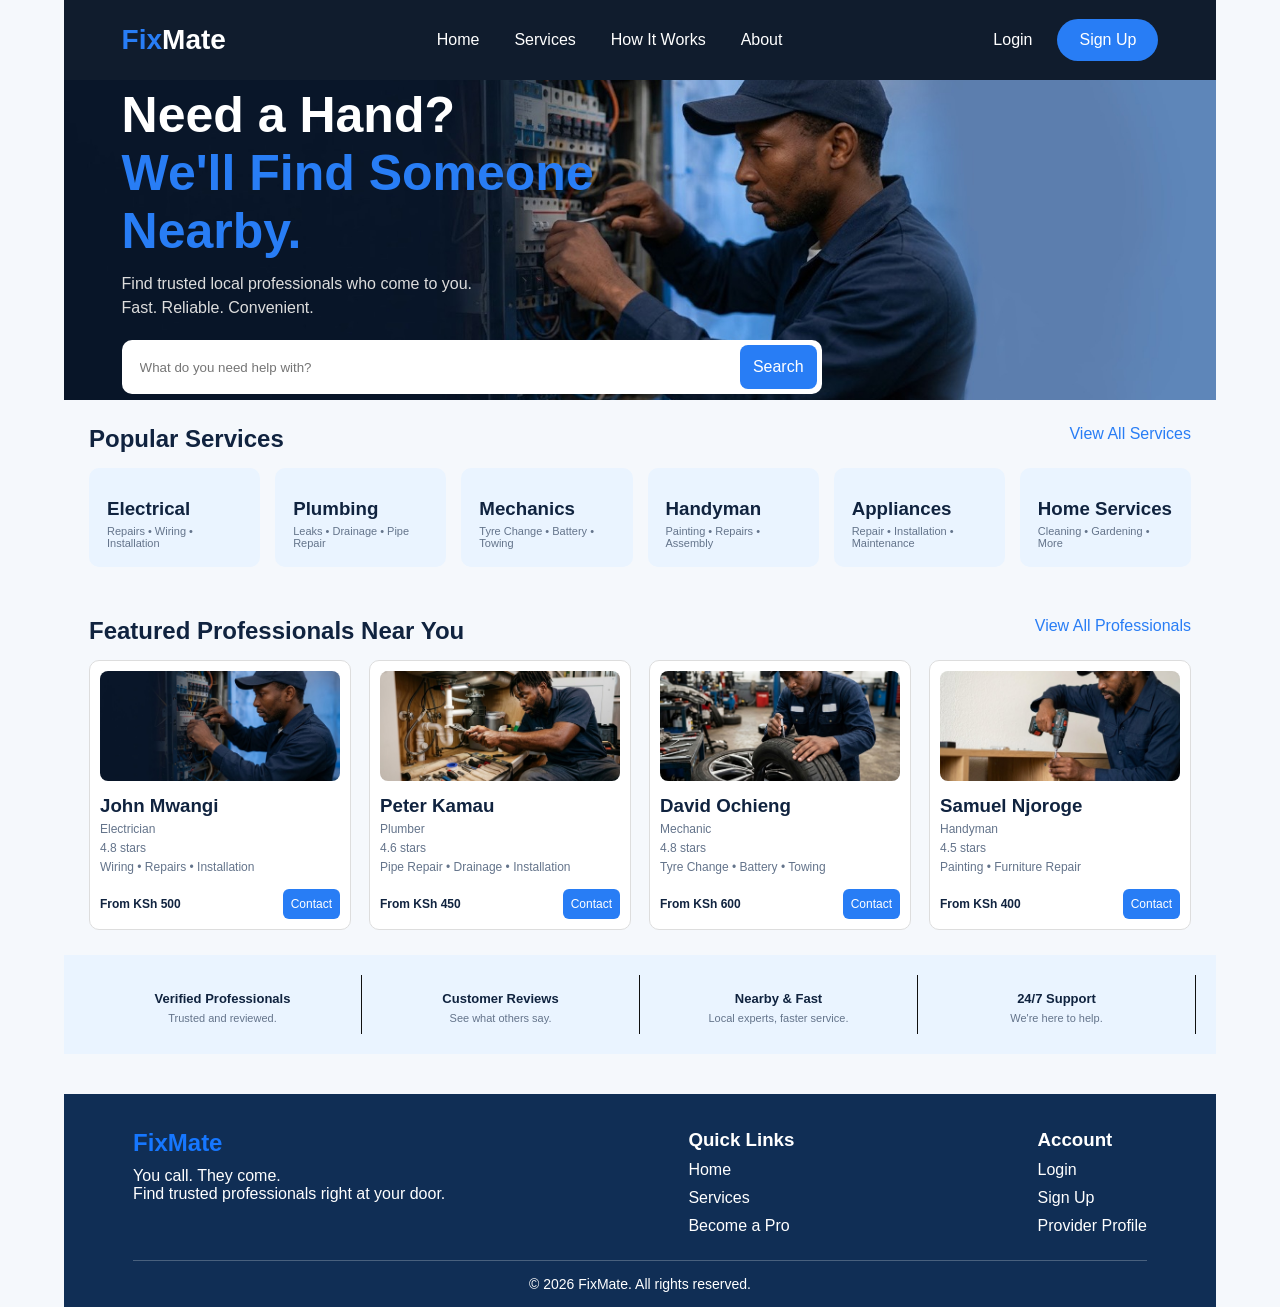
<file: index.html>
<!DOCTYPE html>
<html lang="en">
<head>
    <meta charset="UTF-8">
    <meta name="viewport" content="width=device-width, initial-scale=1.0">
    <title>FixMate</title>
    <link rel="stylesheet" href="styles/home.css">
</head>

<body>

<header>
    <p class="logo"> <span>Fix</span>Mate</p>
    <nav>
        <a href="index.html">Home</a>
        <a href="services.html">Services</a>
        <a href="howitworks.html">How It Works</a>
        <a href="about.html">About</a>
    </nav>

    <div class="account">
        <a href="login.html">Login</a>
        <a href="Signup.html" class="signup">Sign Up</a>
    </div>
</header>


<!-- HERO -->

<section class="hero">

    <div class="hero-text">
        <h1>Need a Hand?<br>
            <span>We'll Find Someone<br>Nearby.</span>
        </h1>

        <p>
            Find trusted local professionals who come to you.<br>
            Fast. Reliable. Convenient.
        </p>

        <div class="search">
            <input type="text" placeholder="What do you need help with?">
            <a href="search.html">Search</a>
        </div>
    </div>

</section>


<!-- SERVICES -->

<section class="section">

    <div class="title">
        <h2>Popular Services</h2>
        <a href="services.html">View All Services</a>
    </div>

    <div class="services">

        <a href="search.html">
            <h3>Electrical</h3>
            <p>Repairs • Wiring • Installation</p>
        </a>

        <a href="search.html">
            <h3>Plumbing</h3>
            <p>Leaks • Drainage • Pipe Repair</p>
        </a>

        <a href="search.html">
            <h3>Mechanics</h3>
            <p>Tyre Change • Battery • Towing</p>
        </a>

        <a href="search.html">
            <h3>Handyman</h3>
            <p>Painting • Repairs • Assembly</p>
        </a>

        <a href="search.html">
            <h3>Appliances</h3>
            <p>Repair • Installation • Maintenance</p>
        </a>

        <a href="search.html">
            <h3>Home Services</h3>
            <p>Cleaning • Gardening • More</p>
        </a>

    </div>

</section>

<!-- PROFESSIONALS -->

<section class="section">

    <div class="title">
        <h2>Featured Professionals Near You</h2>
        <a href="search.html">View All Professionals</a>
    </div>

    <div class="professionals">

        <div class="card">

            <img src="images/electrician.jpg" alt="Electrician">

            <h3>John Mwangi</h3>
            <p>Electrician</p>

            <p class="rating"> 4.8 stars</p>

            <p>Wiring • Repairs • Installation</p>

            <div class="bottom">
                <strong>From KSh 500</strong>
                <a href="profile.html">Contact</a>
            </div>

        </div>


        <div class="card">

            <img src="images/plumber.jpg" alt="Plumber">

            <h3>Peter Kamau</h3>
            <p>Plumber</p>

            <p class="rating">4.6 stars</p>

            <p>Pipe Repair • Drainage • Installation</p>

            <div class="bottom">
                <strong>From KSh 450</strong>
                <a href="request.html">Contact</a>
            </div>

        </div>


        <div class="card">

            <img src="images/mechanic.jpg" alt="Mechanic">

            <h3>David Ochieng</h3>
            <p>Mechanic</p>

            <p class="rating">4.8 stars</p>

            <p>Tyre Change • Battery • Towing</p>

            <div class="bottom">
                <strong>From KSh 600</strong>
                <a href="request.html">Contact</a>
             </div>

        </div>


        <div class="card">

            <img src="images/handyman.jpg" alt="Handyman">

            <h3>Samuel Njoroge</h3>
            <p>Handyman</p>

            <p class="rating">4.5 stars</p>

            <p>Painting • Furniture Repair</p>

            <div class="bottom">
                <strong>From KSh 400</strong>
                <a href="request.html">Contact</a>
            </div>

        </div>

    </div>

</section>


<!-- FEATURES -->

<section class="features">

    <div>
        <h3>Verified Professionals</h3>
        <p>Trusted and reviewed.</p>
    </div>

    <div>
        <h3>Customer Reviews</h3>
        <p>See what others say.</p>
    </div>

    <div>
        <h3>Nearby & Fast</h3>
        <p>Local experts, faster service.</p>
    </div>

    <div>
        <h3>24/7 Support</h3>
        <p>We're here to help.</p>
    </div>

</section>
 
<!-- footer -->

<footer class="footer">
    <div class="footer-content">

        <div class="footer-info">
            <h2>FixMate</h2>
            <p>You call. They come.</p>
            <p>Find trusted professionals right at your door.</p>
        </div>

        <div class="footer-links">
            <h3>Quick Links</h3>
            <a href="index.html">Home</a>
            <a href="services.html">Services</a>
            <a href="proffesional.html">Become a Pro</a>
        </div>

        <div class="footer-links">
            <h3>Account</h3>
            <a href="login.html">Login</a>
            <a href="signup.html">Sign Up</a>
            <a href="profile.html">Provider Profile</a>
        </div>

    </div>

    <div class="footer-bottom">
        <p>&copy; 2026 FixMate. All rights reserved.</p>
    </div>
</footer>
</body>
</html>
</file>
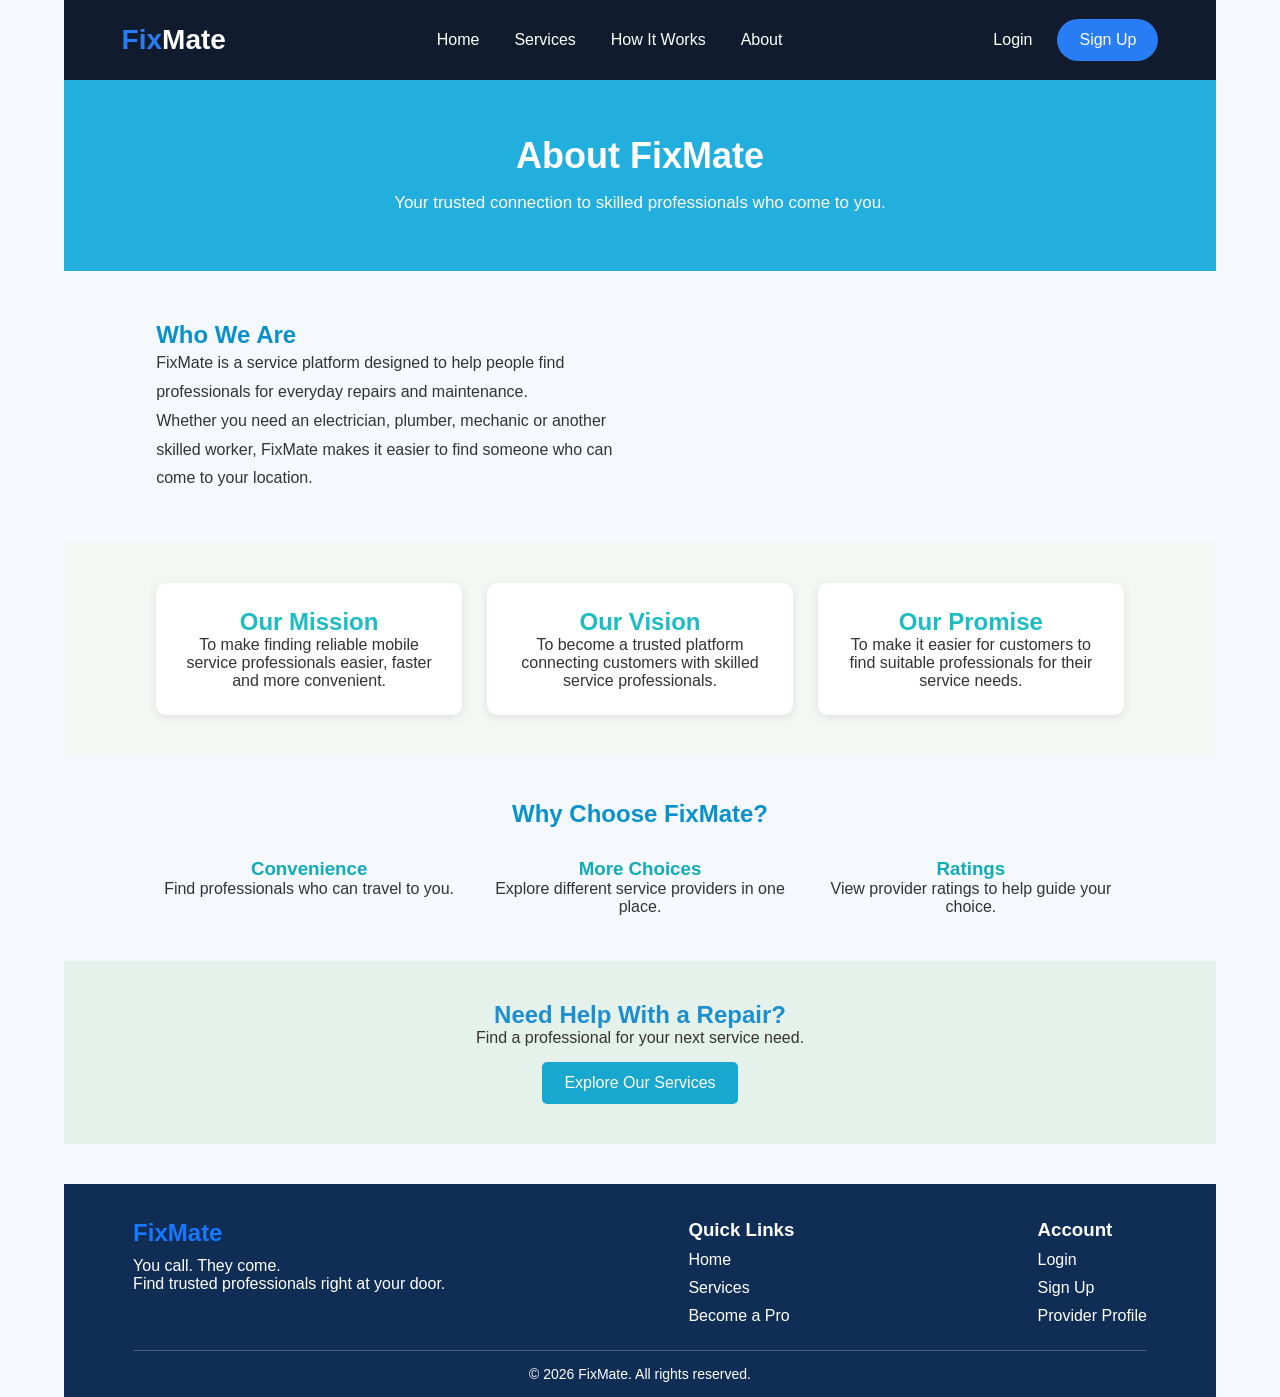
<file: about.html>
<!DOCTYPE html>
<html lang="en">
<head>
    <meta charset="UTF-8">
    <meta name="viewport" content="width=device-width, initial-scale=1.0">
    <title>About</title>
    <link rel="stylesheet" href="styles/about.css">
</head>
<body>
<header>
    <p class="logo"> <span>Fix</span>Mate</p>
    <nav>
        <a href="index.html">Home</a>
        <a href="services.html">Services</a>
        <a href="howitworks.html">How It Works</a>
        <a href="about.html">About</a>
    </nav>

    <div class="account">
        <a href="login.html">Login</a>
        <a href="Signup.html" class="signup">Sign Up</a>
    </div>
</header>
<main class="about-page">
    <section class="about-hero">
        <h1>About FixMate</h1>
        <p>
            Your trusted connection to skilled professionals
            who come to you.
        </p>
    </section>

    <section class="about-content">

        <div class="about-text">
            <h2>Who We Are</h2>

            <p>
                FixMate is a service platform designed to help
                people find professionals for everyday repairs
                and maintenance.
            </p>

            <p>
                Whether you need an electrician, plumber,
                mechanic or another skilled worker, FixMate
                makes it easier to find someone who can come
                to your location.
            </p>
        </div>

        <div class="about-icon">
            <i class="fa-solid fa-screwdriver-wrench"></i>
        </div>

    </section>

    
    <section class="about-mission">

        <div class="about-card">
            <i class="fa-solid fa-bullseye"></i>
            <h2>Our Mission</h2>
            <p>
                To make finding reliable mobile service
                professionals easier, faster and more convenient.
            </p>
        </div>

        <div class="about-card">
            <i class="fa-solid fa-eye"></i>
            <h2>Our Vision</h2>
            <p>
                To become a trusted platform connecting
                customers with skilled service professionals.
            </p>
        </div>

        <div class="about-card">
            <i class="fa-solid fa-handshake"></i>
            <h2>Our Promise</h2>
            <p>
                To make it easier for customers to find
                suitable professionals for their service needs.
            </p>
        </div>

    </section>

    <section class="why-fixmate">

        <h2>Why Choose FixMate?</h2>

        <div class="why-list">

            <div>
                <i class="fa-solid fa-location-dot"></i>
                <h3>Convenience</h3>
                <p>Find professionals who can travel to you.</p>
            </div>

            <div>
                <i class="fa-solid fa-users"></i>
                <h3>More Choices</h3>
                <p>Explore different service providers in one place.</p>
            </div>

            <div>
                <i class="fa-solid fa-star"></i>
                <h3>Ratings</h3>
                <p>View provider ratings to help guide your choice.</p>
            </div>

        </div>

    </section>
    <section class="about-cta">

        <h2>Need Help With a Repair?</h2>
        <p>Find a professional for your next service need.</p>

        <a href="services.html">Explore Our Services</a>

    </section>

</main>
      <footer class="footer">
    <div class="footer-content">

        <div class="footer-info">
            <h2>FixMate</h2>
            <p>You call. They come.</p>
            <p>Find trusted professionals right at your door.</p>
        </div>

        <div class="footer-links">
            <h3>Quick Links</h3>
            <a href="index.html">Home</a>
            <a href="services.html">Services</a>
            <a href="proffesional.html">Become a Pro</a>
        </div>

        <div class="footer-links">
            <h3>Account</h3>
            <a href="login.html">Login</a>
            <a href="signup.html">Sign Up</a>
            <a href="profile.html">Provider Profile</a>
        </div>

    </div>

    <div class="footer-bottom">
        <p>&copy; 2026 FixMate. All rights reserved.</p>
    </div>
</footer>
</body>
</html>
</file>
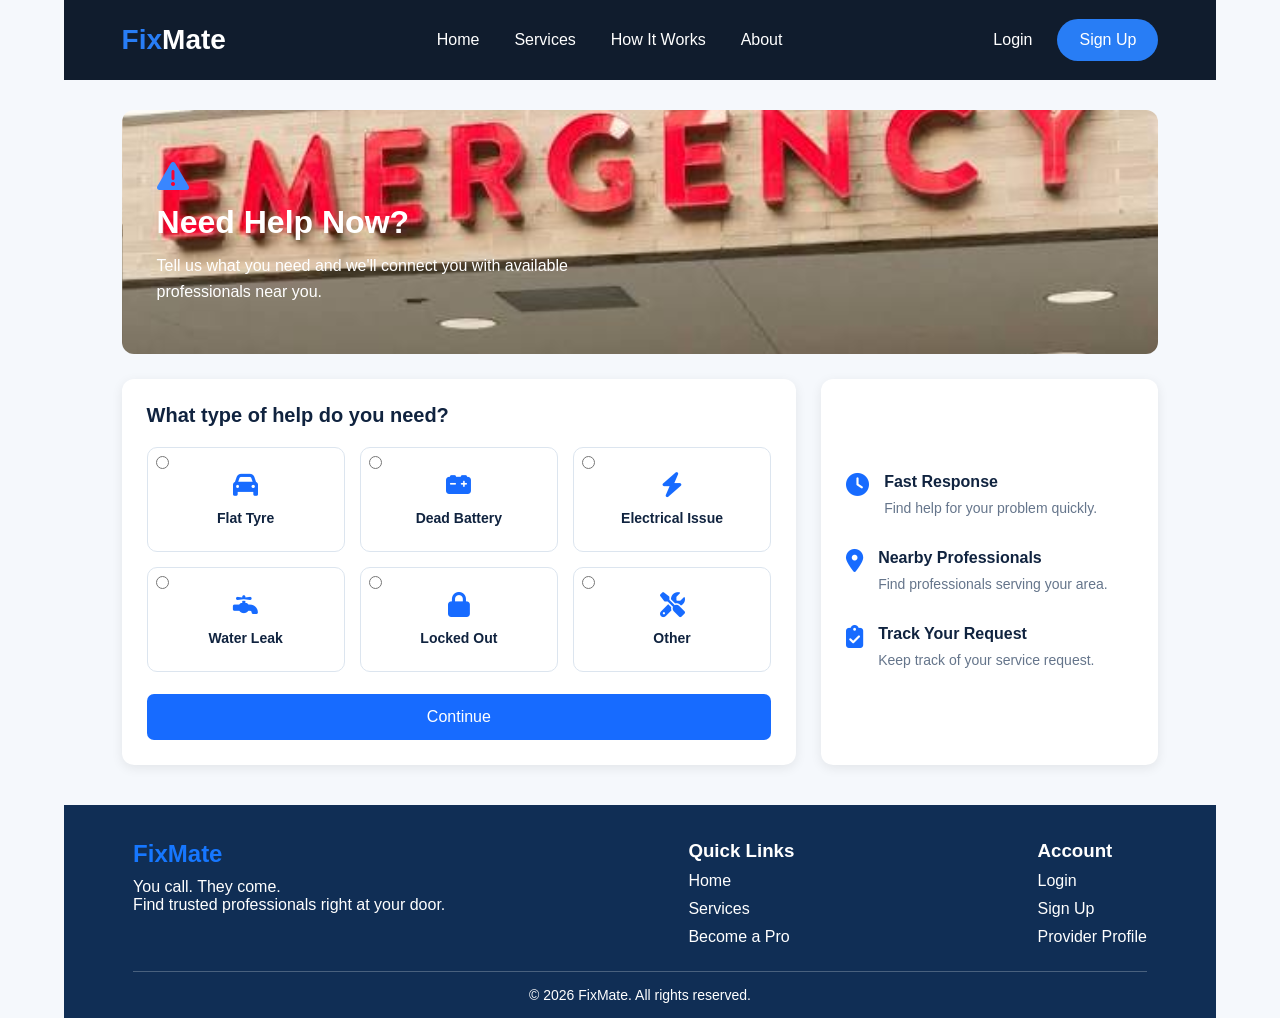
<file: emergency.html>
<!DOCTYPE html>
<html lang="en">
<head>
    <meta charset="UTF-8">
    <meta name="viewport" content="width=device-width, initial-scale=1.0">
    <title>Emergency</title>
    <link rel="stylesheet" href="styles/emergency.css">
    <link rel="stylesheet"
    href="https://cdnjs.cloudflare.com/ajax/libs/font-awesome/6.5.2/css/all.min.css">
</head>
<body>
    <header>
    <p class="logo"> <span>Fix</span>Mate</p>
    <nav>
        <a href="index.html">Home</a>
        <a href="services.html">Services</a>
        <a href="howitworks.html">How It Works</a>
        <a href="about.html">About</a>
    </nav>

    <div class="account">
        <a href="login.html">Login</a>
        <a href="Signup.html" class="signup">Sign Up</a>
    </div>
</header>
<main class="emergency-page">

        <section class="emergency-hero">
            <div class="emergency-heading">
                <i class="fa-solid fa-triangle-exclamation"></i>

                <h1>Need Help Now?</h1>

                <p>
                    Tell us what you need and we'll connect you
                    with available professionals near you.
                </p>
            </div>
        </section>

        <section class="emergency-content">

            <div class="emergency-form">

                <h2>What type of help do you need?</h2>

                <form>

                    <div class="emergency-options">

                        <label class="emergency-card">
                            <input type="radio" name="problem"
                            value="Flat Tyre" required>
                            <i class="fa-solid fa-car"></i>
                            <span>Flat Tyre</span>
                        </label>

                        <label class="emergency-card">
                            <input type="radio" name="problem"
                            value="Dead Battery">
                            <i class="fa-solid fa-car-battery"></i>
                            <span>Dead Battery</span>
                        </label>

                        <label class="emergency-card">
                            <input type="radio" name="problem"
                            value="Electrical Issue">
                            <i class="fa-solid fa-bolt"></i>
                            <span>Electrical Issue</span>
                        </label>

                        <label class="emergency-card">
                            <input type="radio" name="problem"
                            value="Water Leak">
                            <i class="fa-solid fa-faucet"></i>
                            <span>Water Leak</span>
                        </label>

                        <label class="emergency-card">
                            <input type="radio" name="problem"
                            value="Locked Out">
                            <i class="fa-solid fa-lock"></i>
                            <span>Locked Out</span>
                        </label>

                        <label class="emergency-card">
                            <input type="radio" name="problem"
                            value="Other">
                            <i class="fa-solid fa-screwdriver-wrench"></i>
                            <span>Other</span>
                        </label>

                    </div>

                    <button type="submit" class="continue-btn">
                        Continue
                    </button>

                </form>
            </div>

            <div class="emergency-benefits">

                <div class="benefit">
                    <i class="fa-solid fa-clock"></i>
                    <div>
                        <h3>Fast Response</h3>
                        <p>Find help for your problem quickly.</p>
                    </div>
                </div>

                <div class="benefit">
                    <i class="fa-solid fa-location-dot"></i>
                    <div>
                        <h3>Nearby Professionals</h3>
                        <p>Find professionals serving your area.</p>
                    </div>
                </div>

                <div class="benefit">
                    <i class="fa-solid fa-clipboard-check"></i>
                    <div>
                        <h3>Track Your Request</h3>
                        <p>Keep track of your service request.</p>
                    </div>
                </div>

            </div>

        </section>

    </main>
    <footer class="footer">
    <div class="footer-content">

        <div class="footer-info">
            <h2>FixMate</h2>
            <p>You call. They come.</p>
            <p>Find trusted professionals right at your door.</p>
        </div>

        <div class="footer-links">
            <h3>Quick Links</h3>
            <a href="index.html">Home</a>
            <a href="services.html">Services</a>
            <a href="proffesional.html">Become a Pro</a>
        </div>

        <div class="footer-links">
            <h3>Account</h3>
            <a href="login.html">Login</a>
            <a href="signup.html">Sign Up</a>
            <a href="profile.html">Provider Profile</a>
        </div>

    </div>

    <div class="footer-bottom">
        <p>&copy; 2026 FixMate. All rights reserved.</p>
    </div>
</footer>
</body>
</html>
</file>
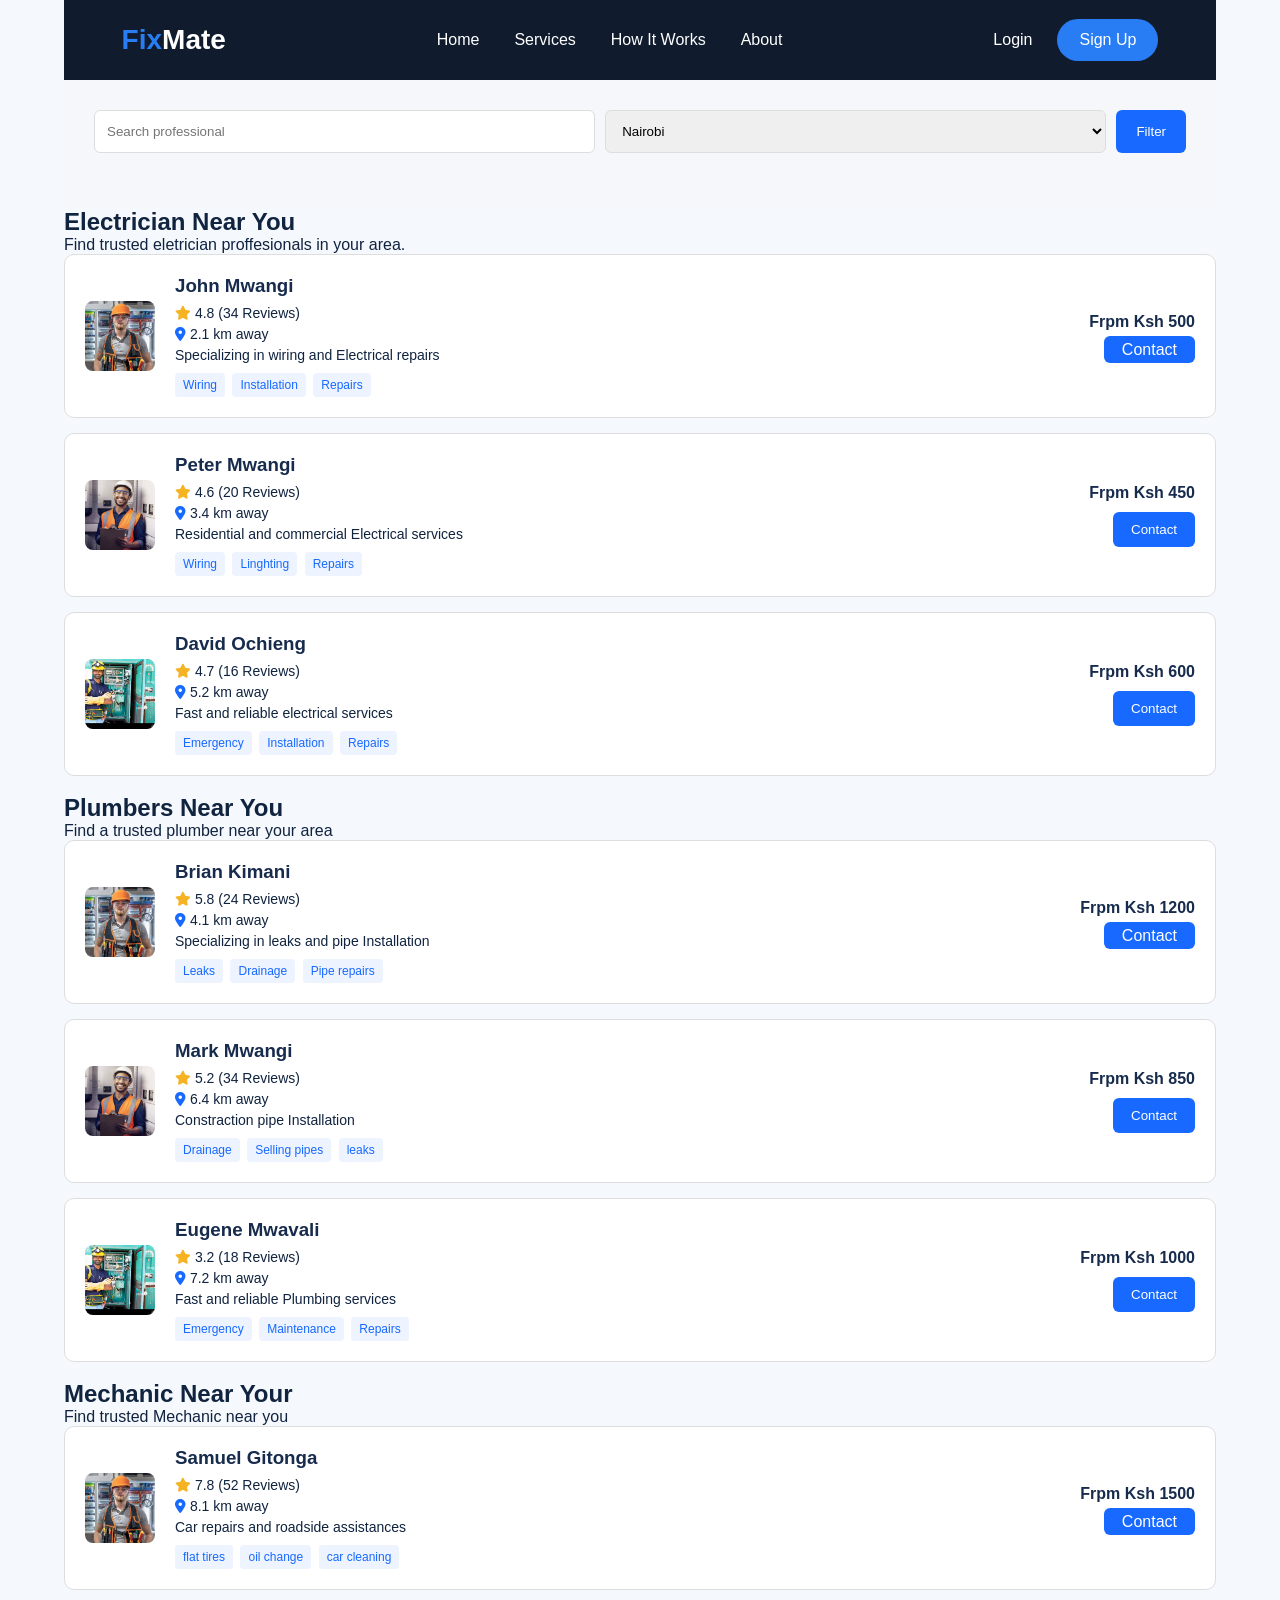
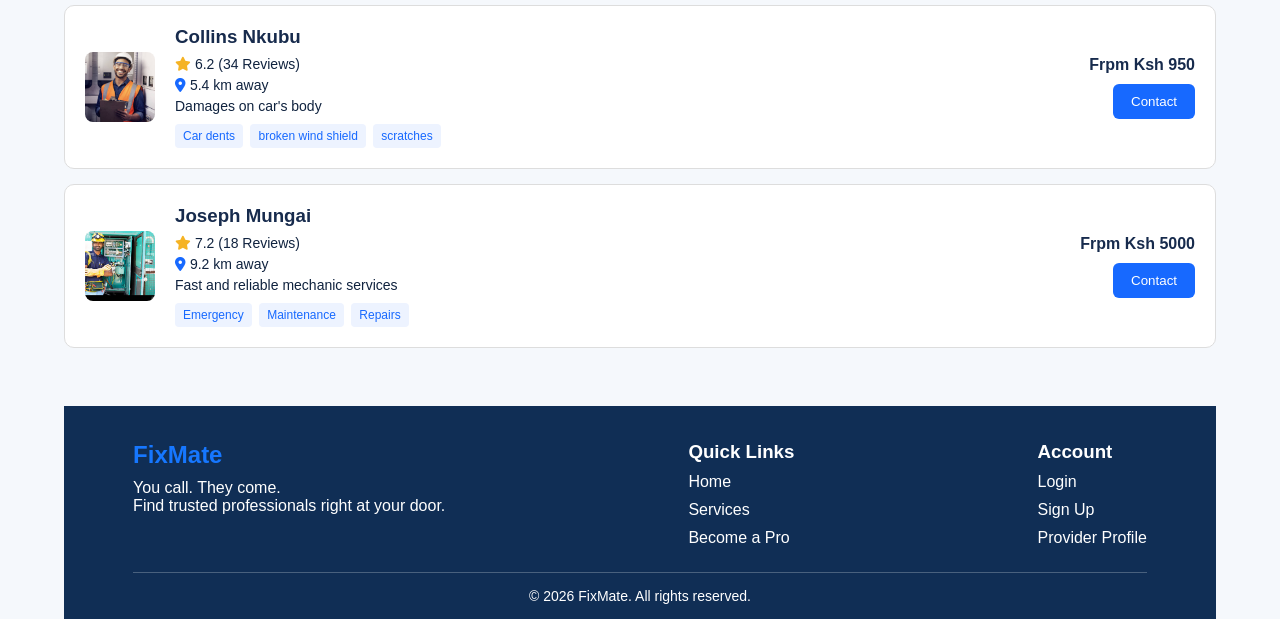
<file: Eprovider.html>
<!DOCTYPE html>
<html lang="en">
<head>
    <meta charset="UTF-8">
    <meta name="viewport" content="width=device-width, initial-scale=1.0">
    <title>Service Provider</title>
    <link rel="stylesheet" href="styles/Eprovider.css">
    <link rel="stylesheet"
    href="https://cdnjs.cloudflare.com/ajax/libs/font-awesome/6.7.2/css/all.min.css">
</head>
<body>
    <header>
        <p class="logo"><span>Fix</span>Mate</p>

        <nav>
         <a href="index.html">Home</a>
         <a href="services.html">Services</a>
         <a href="#about">How It Works</a>
         <a href="#about">About</a>
        </nav>

        <div class="account">
         <a href="login.html">Login</a>
         <a href="Signup.html" class="signup">Sign Up</a>
        </div>
    </header>
    <main>
        <section class="providers">
            <div class="search">
                <input type="text" placeholder="Search professional">

                <select>
                    <option>Nairobi</option>
                    <option>Ruiru</option>
                    <option>Kiambu</option>
                    <option>Thika</option>
                </select>

                <button>Filter</button>
            </div>
        </section>

        <h2>Electrician Near You</h2>
        <p>Find trusted eletrician proffesionals in your area.</p>
        <section class="providers-list">
            <div class="provider-card">
                <img src="images/p1.jpg" alt="Electrician John">
                <div class="provider-info">
                    <h3>John Mwangi</h3>
                    <p><i class="fa-solid fa-star"></i> 4.8 (34 Reviews)</p>
                    <p><i class="fa-solid fa-location-dot"></i> 2.1 km away</p>
                    <p>Specializing in wiring and Electrical repairs</p>
                    <span>Wiring</span>
                    <span>Installation</span>
                    <span>Repairs</span>
                </div>
                <div class="provider-charges">
                    <p>Frpm Ksh 500</p>
                    <a href="profile.html">Contact</a>
                </div>
            </div>

            <div class="provider-card">
                <img src="images/p2.jpg" alt="Electrician Peter">
                <div class="provider-info">
                    <h3>Peter Mwangi</h3>
                    <p><i class="fa-solid fa-star"></i> 4.6 (20 Reviews)</p>
                    <p><i class="fa-solid fa-location-dot"></i> 3.4 km away</p>
                    <p>Residential and commercial Electrical services</p>
                    <span>Wiring</span>
                    <span>Linghting</span>
                    <span>Repairs</span>
                </div>
                <div class="provider-charges">
                    <p>Frpm Ksh 450</p>
                    <button a>Contact</button>
                </div>
            </div>

            <div class="provider-card">
                <img src="images/p3.jpg" alt="Electrician David">
                <div class="provider-info">
                    <h3>David Ochieng</h3>
                    <p><i class="fa-solid fa-star"></i> 4.7 (16 Reviews)</p>
                    <p><i class="fa-solid fa-location-dot"></i> 5.2 km away</p>
                    <p>Fast and reliable electrical services</p>
                    <span>Emergency</span>
                    <span>Installation</span>
                    <span>Repairs</span>
                </div>
                <div class="provider-charges">
                    <p>Frpm Ksh 600</p>
                    <button>Contact</button>
                </div>
            </div>
        </section>
        <br>
     <h2>Plumbers Near You</h2>
     <p>Find a trusted plumber near your area</p>
      
     <section class="providers-list">
            <div class="provider-card">
                <img src="images/p1.jpg" alt="Plumber Brian">
                <div class="provider-info">
                    <h3>Brian Kimani</h3>
                    <p><i class="fa-solid fa-star"></i> 5.8 (24 Reviews)</p>
                    <p><i class="fa-solid fa-location-dot"></i> 4.1 km away</p>
                    <p>Specializing in leaks and pipe Installation</p>
                    <span>Leaks</span>
                    <span>Drainage</span>
                    <span>Pipe repairs</span>
                </div>
                <div class="provider-charges">
                    <p>Frpm Ksh 1200</p>
                    <a href="profile.html">Contact</a>
                </div>
            </div>

            <div class="provider-card">
                <img src="images/p2.jpg" alt="Plumber Mark">
                <div class="provider-info">
                    <h3>Mark Mwangi</h3>
                    <p><i class="fa-solid fa-star"></i> 5.2 (34 Reviews)</p>
                    <p><i class="fa-solid fa-location-dot"></i> 6.4 km away</p>
                    <p>Constraction pipe Installation</p>
                    <span>Drainage</span>
                    <span>Selling pipes</span>
                    <span>leaks</span>
                </div>
                <div class="provider-charges">
                    <p>Frpm Ksh 850</p>
                    <button a>Contact</button>
                </div>
            </div>

            <div class="provider-card">
                <img src="images/p3.jpg" alt="Plumber Eugene">
                <div class="provider-info">
                    <h3>Eugene Mwavali</h3>
                    <p><i class="fa-solid fa-star"></i> 3.2 (18 Reviews)</p>
                    <p><i class="fa-solid fa-location-dot"></i> 7.2 km away</p>
                    <p>Fast and reliable Plumbing services</p>
                    <span>Emergency</span>
                    <span>Maintenance</span>
                    <span>Repairs</span>
                </div>
                <div class="provider-charges">
                    <p>Frpm Ksh 1000</p>
                    <button>Contact</button>
                </div>
            </div>
        </section>
         <br>

         <h2>Mechanic Near Your</h2>
         <p>Find trusted Mechanic near you</p>

        <section class="providers-list">
            <div class="provider-card">
                <img src="images/p1.jpg" alt="Mechanic Samuel">
                <div class="provider-info">
                    <h3>Samuel Gitonga</h3>
                    <p><i class="fa-solid fa-star"></i> 7.8 (52 Reviews)</p>
                    <p><i class="fa-solid fa-location-dot"></i> 8.1 km away</p>
                    <p>Car repairs and roadside assistances</p>
                    <span>flat tires</span>
                    <span>oil change</span>
                    <span>car cleaning</span>
                </div>
                <div class="provider-charges">
                    <p>Frpm Ksh 1500</p>
                    <a href="profile.html">Contact</a>
                </div>
            </div>

            <div class="provider-card">
                <img src="images/p2.jpg" alt="Mechanic Collins">
                <div class="provider-info">
                    <h3>Collins Nkubu</h3>
                    <p><i class="fa-solid fa-star"></i> 6.2 (34 Reviews)</p>
                    <p><i class="fa-solid fa-location-dot"></i> 5.4 km away</p>
                    <p>Damages on car's body</p>
                    <span>Car dents</span>
                    <span>broken wind shield</span>
                    <span>scratches</span>
                </div>
                <div class="provider-charges">
                    <p>Frpm Ksh 950</p>
                    <button a>Contact</button>
                </div>
            </div>

            <div class="provider-card">
                <img src="images/p3.jpg" alt="Mechani Joseph">
                <div class="provider-info">
                    <h3>Joseph Mungai</h3>
                    <p><i class="fa-solid fa-star"></i> 7.2 (18 Reviews)</p>
                    <p><i class="fa-solid fa-location-dot"></i> 9.2 km away</p>
                    <p>Fast and reliable mechanic services</p>
                    <span>Emergency</span>
                    <span>Maintenance</span>
                    <span>Repairs</span>
                </div>
                <div class="provider-charges">
                    <p>Frpm Ksh 5000</p>
                    <button>Contact</button>
                </div>
            </div>
        </section>
         <br>

    </main>
     <footer class="footer">
    <div class="footer-content">

        <div class="footer-info">
            <h2> FixMate</h2>
            <p>You call. They come.</p>
            <p>Find trusted professionals right at your door.</p>
        </div>

        <div class="footer-links">
            <h3>Quick Links</h3>
            <a href="index.html">Home</a>
            <a href="services.html">Services</a>
            <a href="pricing.html">Become a Pro</a>
        </div>

        <div class="footer-links">
            <h3>Account</h3>
            <a href="login.html">Login</a>
            <a href="signup.html">Sign Up</a>
            <a href="profile.html">Provider Profile</a>
        </div>

    </div>

    <div class="footer-bottom">
        <p>&copy; 2026 FixMate. All rights reserved.</p>
    </div>
</footer>
</body>
</html>
</file>
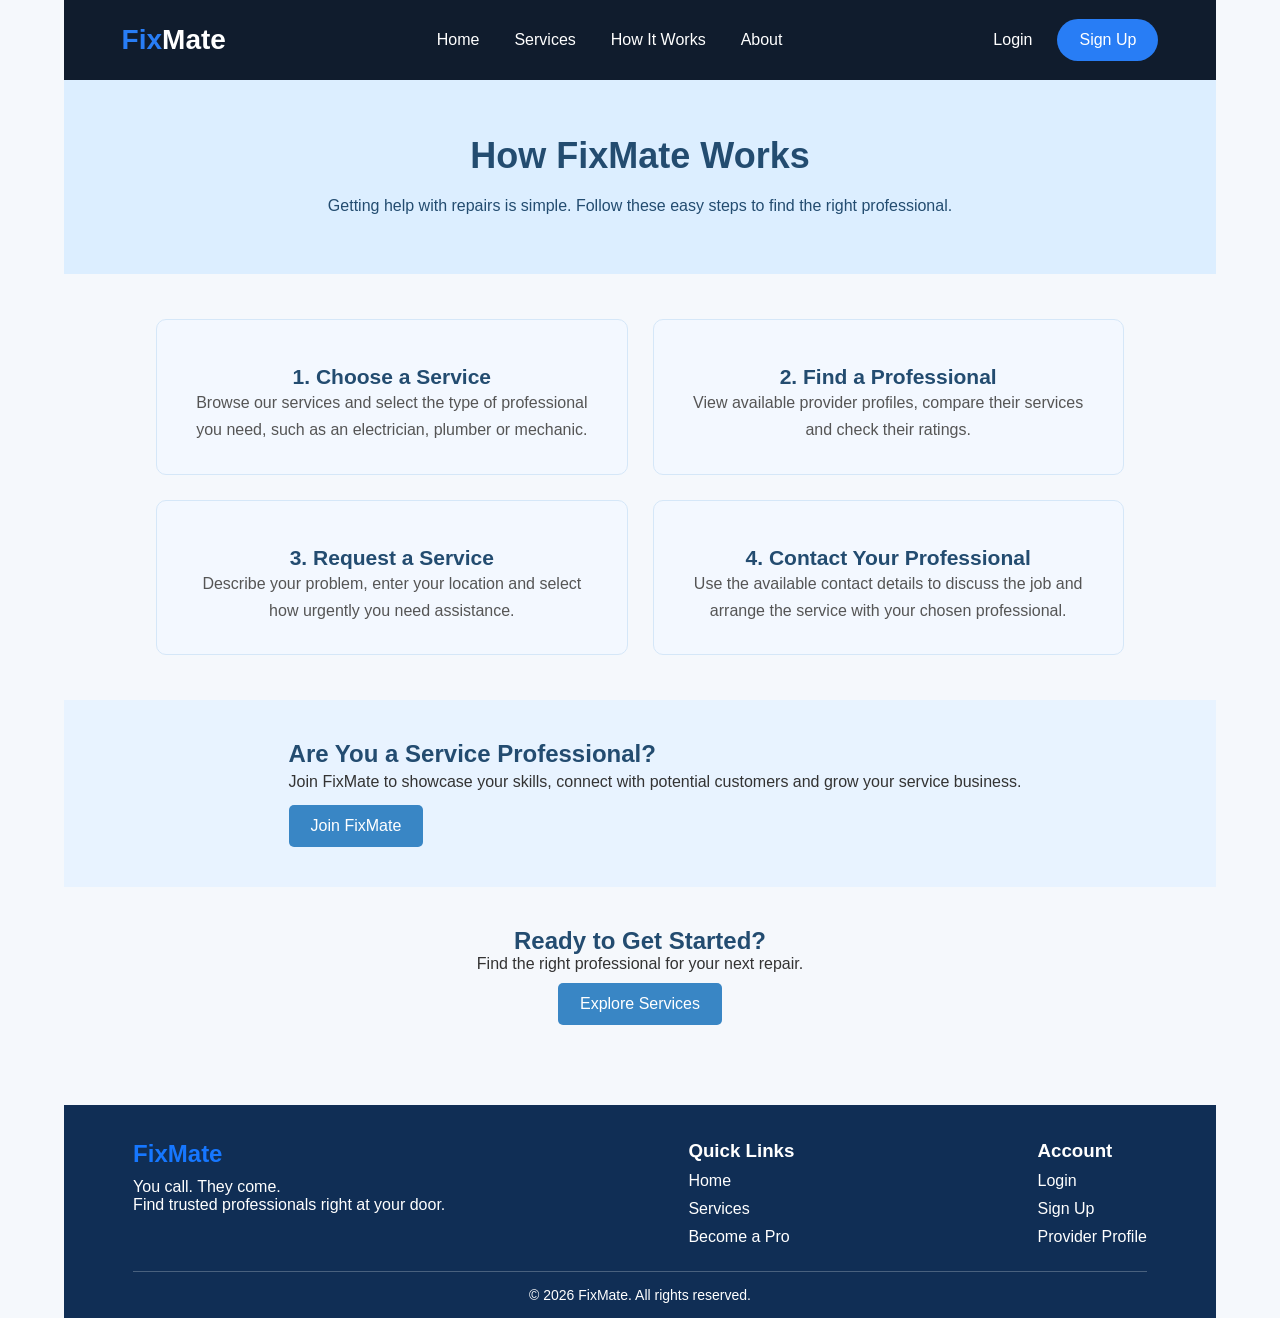
<file: howitworks.html>
<!DOCTYPE html>
<html lang="en">
<head>
    <meta charset="UTF-8">
    <meta name="viewport" content="width=device-width, initial-scale=1.0">
    <title>How it works</title>
    <link rel="stylesheet" href="styles/howitworks.css">
</head>
<body>
    <header>
    <p class="logo"> <span>Fix</span>Mate</p>
    <nav>
        <a href="index.html">Home</a>
        <a href="services.html">Services</a>
        <a href="#about">How It Works</a>
        <a href="about.html">About</a>
    </nav>

    <div class="account">
        <a href="login.html">Login</a>
        <a href="Signup.html" class="signup">Sign Up</a>
    </div>
</header>
<main class="howitworks-page">

    <section class="howitworks-hero">
        <h1>How FixMate Works</h1>
        <p>
            Getting help with repairs is simple.
            Follow these easy steps to find the right professional.
        </p>
    </section>

    <section class="howitworks-steps">

        <div class="step-card">
            <div class="step-icon">
                <i class="fa-solid fa-magnifying-glass"></i>
            </div>

            <h2>1. Choose a Service</h2>
            <p>
                Browse our services and select the type of
                professional you need, such as an electrician,
                plumber or mechanic.
            </p>
        </div>

        <div class="step-card">
            <div class="step-icon">
                <i class="fa-solid fa-user-check"></i>
            </div>

            <h2>2. Find a Professional</h2>
            <p>
                View available provider profiles, compare
                their services and check their ratings.
            </p>
        </div>

        <div class="step-card">
            <div class="step-icon">
                <i class="fa-solid fa-clipboard-list"></i>
            </div>

            <h2>3. Request a Service</h2>
            <p>
                Describe your problem, enter your location
                and select how urgently you need assistance.
            </p>
        </div>

        <div class="step-card">
            <div class="step-icon">
                <i class="fa-solid fa-phone"></i>
            </div>

            <h2>4. Contact Your Professional</h2>
            <p>
                Use the available contact details to discuss
                the job and arrange the service with your
                chosen professional.
            </p>
        </div>

    </section>
    <section class="professional-section">

        <div class="professional-icon">
            <i class="fa-solid fa-toolbox"></i>
        </div>

        <div class="professional-text">
            <h2>Are You a Service Professional?</h2>

            <p>
                Join FixMate to showcase your skills,
                connect with potential customers and grow
                your service business.
            </p>

            <a href="signup.html">Join FixMate</a>
        </div>

    </section>

    <section class="howitworks-cta">

        <h2>Ready to Get Started?</h2>

        <p>Find the right professional for your next repair.</p>

        <a href="services.html">Explore Services</a>

    </section>

</main>
<footer class="footer">
    <div class="footer-content">

        <div class="footer-info">
            <h2>FixMate</h2>
            <p>You call. They come.</p>
            <p>Find trusted professionals right at your door.</p>
        </div>

        <div class="footer-links">
            <h3>Quick Links</h3>
            <a href="index.html">Home</a>
            <a href="services.html">Services</a>
            <a href="proffesional.html">Become a Pro</a>
        </div>

        <div class="footer-links">
            <h3>Account</h3>
            <a href="login.html">Login</a>
            <a href="signup.html">Sign Up</a>
            <a href="profile.html">Provider Profile</a>
        </div>

    </div>

    <div class="footer-bottom">
        <p>&copy; 2026 FixMate. All rights reserved.</p>
    </div>
</footer>
</body>
</html>
</file>
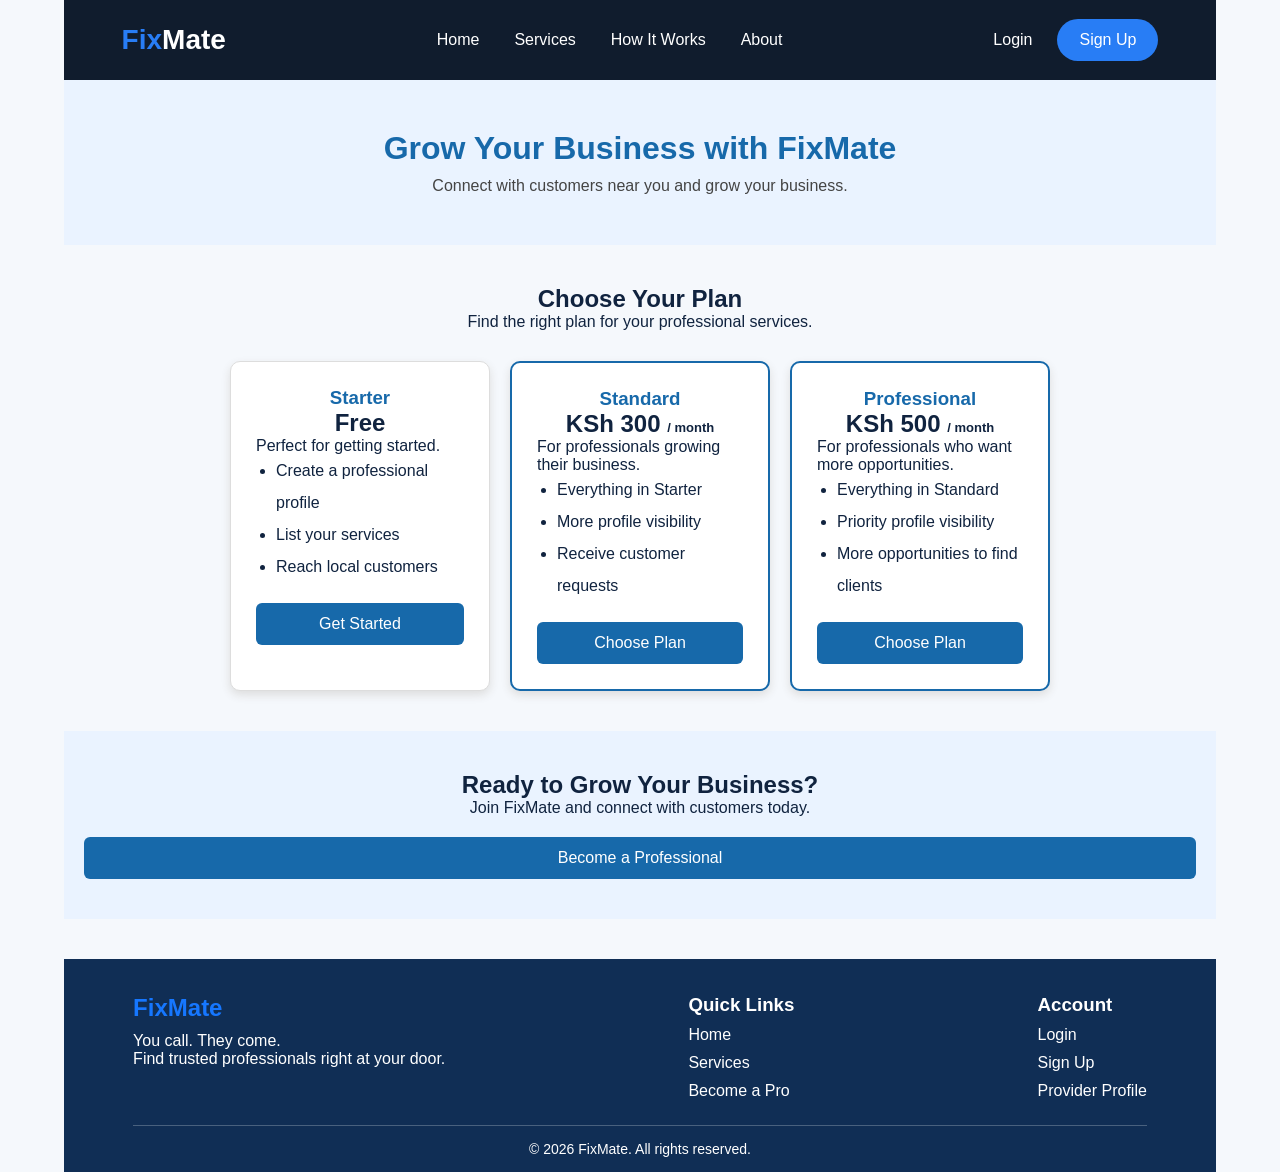
<file: professional.html>
<!DOCTYPE html>
<html lang="en">
<head>
    <meta charset="UTF-8">
    <meta name="viewport" content="width=device-width, initial-scale=1.0">
    <title>professional plans</title>
    <link rel="stylesheet" href="styles/professional.css">
</head>
<body>
    <header>
    <p class="logo"> <span>Fix</span>Mate</p>
    <nav>
        <a href="index.html">Home</a>
        <a href="services.html">Services</a>
        <a href="howitworks.html">How It Works</a>
        <a href="about.html">About</a>
    </nav>

    <div class="account">
        <a href="login.html">Login</a>
        <a href="Signup.html" class="signup">Sign Up</a>
    </div>
</header>

 <section class="hero">
        <h1>Grow Your Business with FixMate</h1>
        <p>Connect with customers near you and grow your business.</p>
    </section>

    <section class="pricing">
        <h2>Choose Your Plan</h2>
        <p>Find the right plan for your professional services.</p>

        <div class="plans">

            <div class="plan">
                <h3>Starter</h3>
                <h2>Free</h2>
                <p>Perfect for getting started.</p>

                <ul>
                    <li>Create a professional profile</li>
                    <li>List your services</li>
                    <li>Reach local customers</li>
                </ul>

                <a href="signup.html" class="plan-btn">Get Started</a>
            </div>

            <div class="plan standard">
                <h3>Standard</h3>
                <h2>KSh 300 <small>/ month</small></h2>
                <p>For professionals growing their business.</p>

                <ul>
                    <li>Everything in Starter</li>
                    <li>More profile visibility</li>
                    <li>Receive customer requests</li>
                </ul>

                <a href="signup.html" class="plan-btn">Choose Plan</a>
            </div>

            <div class="plan professional">
                <h3>Professional</h3>
                <h2>KSh 500 <small>/ month</small></h2>
                <p>For professionals who want more opportunities.</p>

                <ul>
                    <li>Everything in Standard</li>
                    <li>Priority profile visibility</li>
                    <li>More opportunities to find clients</li>
                </ul>

                <a href="signup.html" class="plan-btn">Choose Plan</a>
            </div>

        </div>
    </section>

    <section class="pro-bottom">
        <h2>Ready to Grow Your Business?</h2>
        <p>Join FixMate and connect with customers today.</p>
        <a href="signup.html" class="plan-btn">Become a Professional</a>
    </section>

    <footer class="footer">
    <div class="footer-content">

        <div class="footer-info">
            <h2>FixMate</h2>
            <p>You call. They come.</p>
            <p>Find trusted professionals right at your door.</p>
        </div>

        <div class="footer-links">
            <h3>Quick Links</h3>
            <a href="index.html">Home</a>
            <a href="services.html">Services</a>
            <a href="proffesional.html">Become a Pro</a>
        </div>

        <div class="footer-links">
            <h3>Account</h3>
            <a href="login.html">Login</a>
            <a href="signup.html">Sign Up</a>
            <a href="profile.html">Provider Profile</a>
        </div>

    </div>

    <div class="footer-bottom">
        <p>&copy; 2026 FixMate. All rights reserved.</p>
    </div>
</footer>
</body>
</html>
</file>
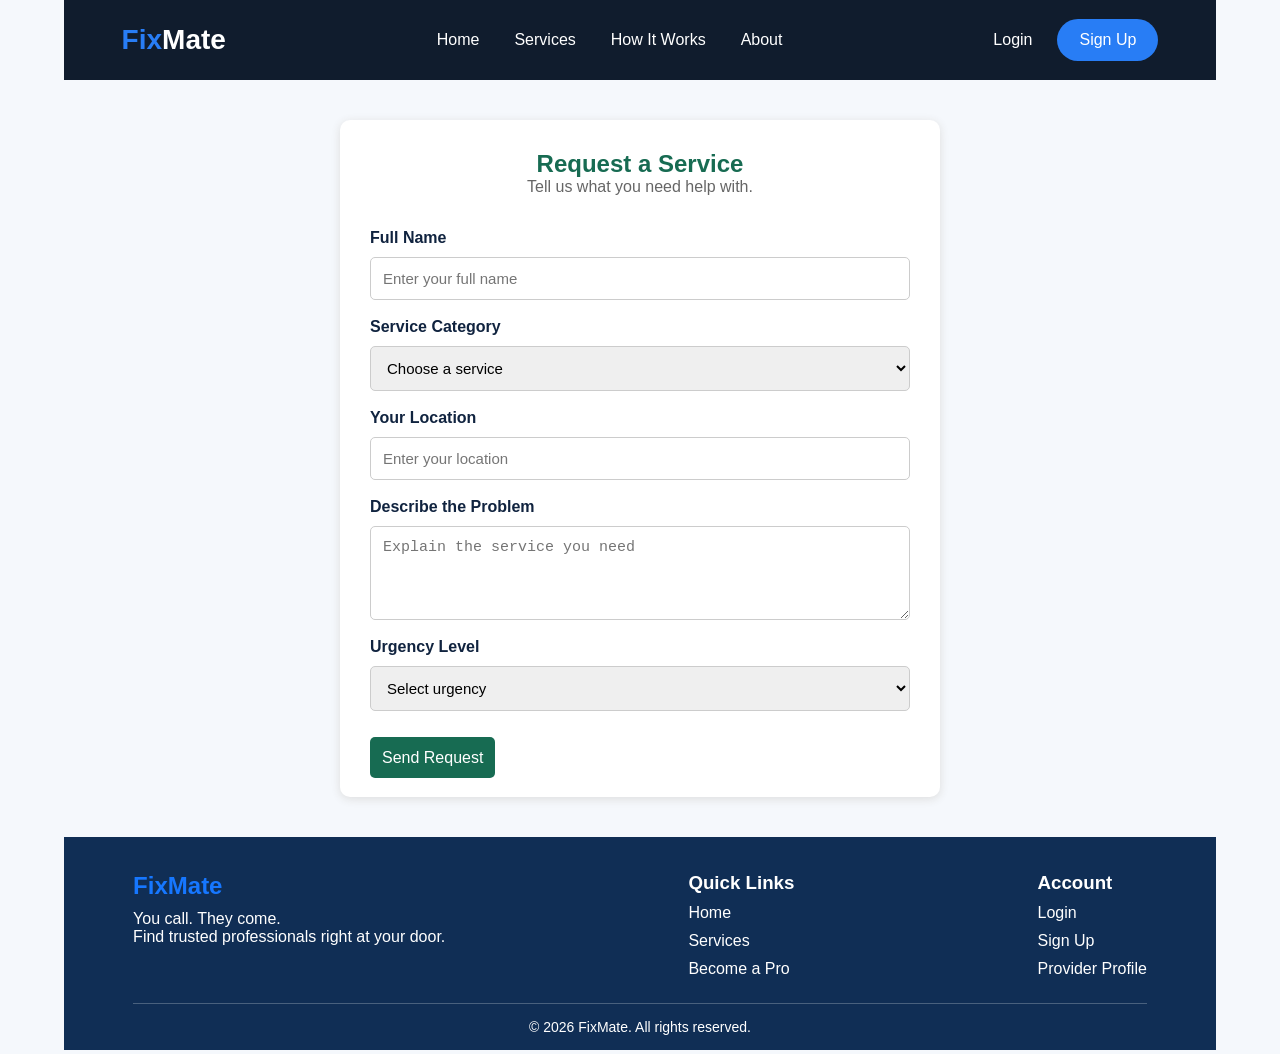
<file: request.html>
<!DOCTYPE html>
<html lang="en">
<head>
    <meta charset="UTF-8">
    <meta name="viewport" content="width=device-width, initial-scale=1.0">
    <title>Request</title>
    <link rel="stylesheet" href="styles/request.css">
</head>
<body>
    <header>
    <p class="logo"> <span>Fix</span>Mate</p>
    <nav>
        <a href="index.html">Home</a>
        <a href="services.html">Services</a>
        <a href="howitworks.html">How It Works</a>
        <a href="about.html">About</a>
    </nav>

    <div class="account">
        <a href="login.html">Login</a>
        <a href="Signup.html" class="signup">Sign Up</a>
    </div>
</header>
    <main>
    <section class="request-section">

        <h1>Request a Service</h1>
        <p>Tell us what you need help with.</p>

        <form>

            <label for="fullname">Full Name</label>
            <input type="text" id="fullname" name="fullname"
                   placeholder="Enter your full name" required>

            <label for="service">Service Category</label>
            <select id="service" name="service" required>
                <option value="">Choose a service</option>
                <option value="electrician">Electrician</option>
                <option value="plumber">Plumber</option>
                <option value="mechanic">Mechanic</option>
                <option value="other">Other</option>
            </select>

            <label for="location">Your Location</label>
            <input type="text" id="location" name="location"
                   placeholder="Enter your location" required>

            <label for="problem">Describe the Problem</label>
            <textarea id="problem" name="problem"
                      placeholder="Explain the service you need"
                      rows="4" required></textarea>

            <label for="urgency">Urgency Level</label>
            <select id="urgency" name="urgency" required>
                <option value="">Select urgency</option>
                <option value="low">Low</option>
                <option value="medium">Medium</option>
                <option value="high">High</option>
            </select>
            <br>
         <div class="request">
             <a href="confirmation.html">Send Request</a>
         </div>
            
        </form>

    </section>
</main>
<footer class="footer">
    <div class="footer-content">

        <div class="footer-info">
            <h2>FixMate</h2>
            <p>You call. They come.</p>
            <p>Find trusted professionals right at your door.</p>
        </div>

        <div class="footer-links">
            <h3>Quick Links</h3>
            <a href="index.html">Home</a>
            <a href="services.html">Services</a>
            <a href="proffesional.html">Become a Pro</a>
        </div>

        <div class="footer-links">
            <h3>Account</h3>
            <a href="login.html">Login</a>
            <a href="signup.html">Sign Up</a>
            <a href="profile.html">Provider Profile</a>
        </div>

    </div>

    <div class="footer-bottom">
        <p>&copy; 2026 FixMate. All rights reserved.</p>
    </div>
</footer>
</body>
</html>
</file>
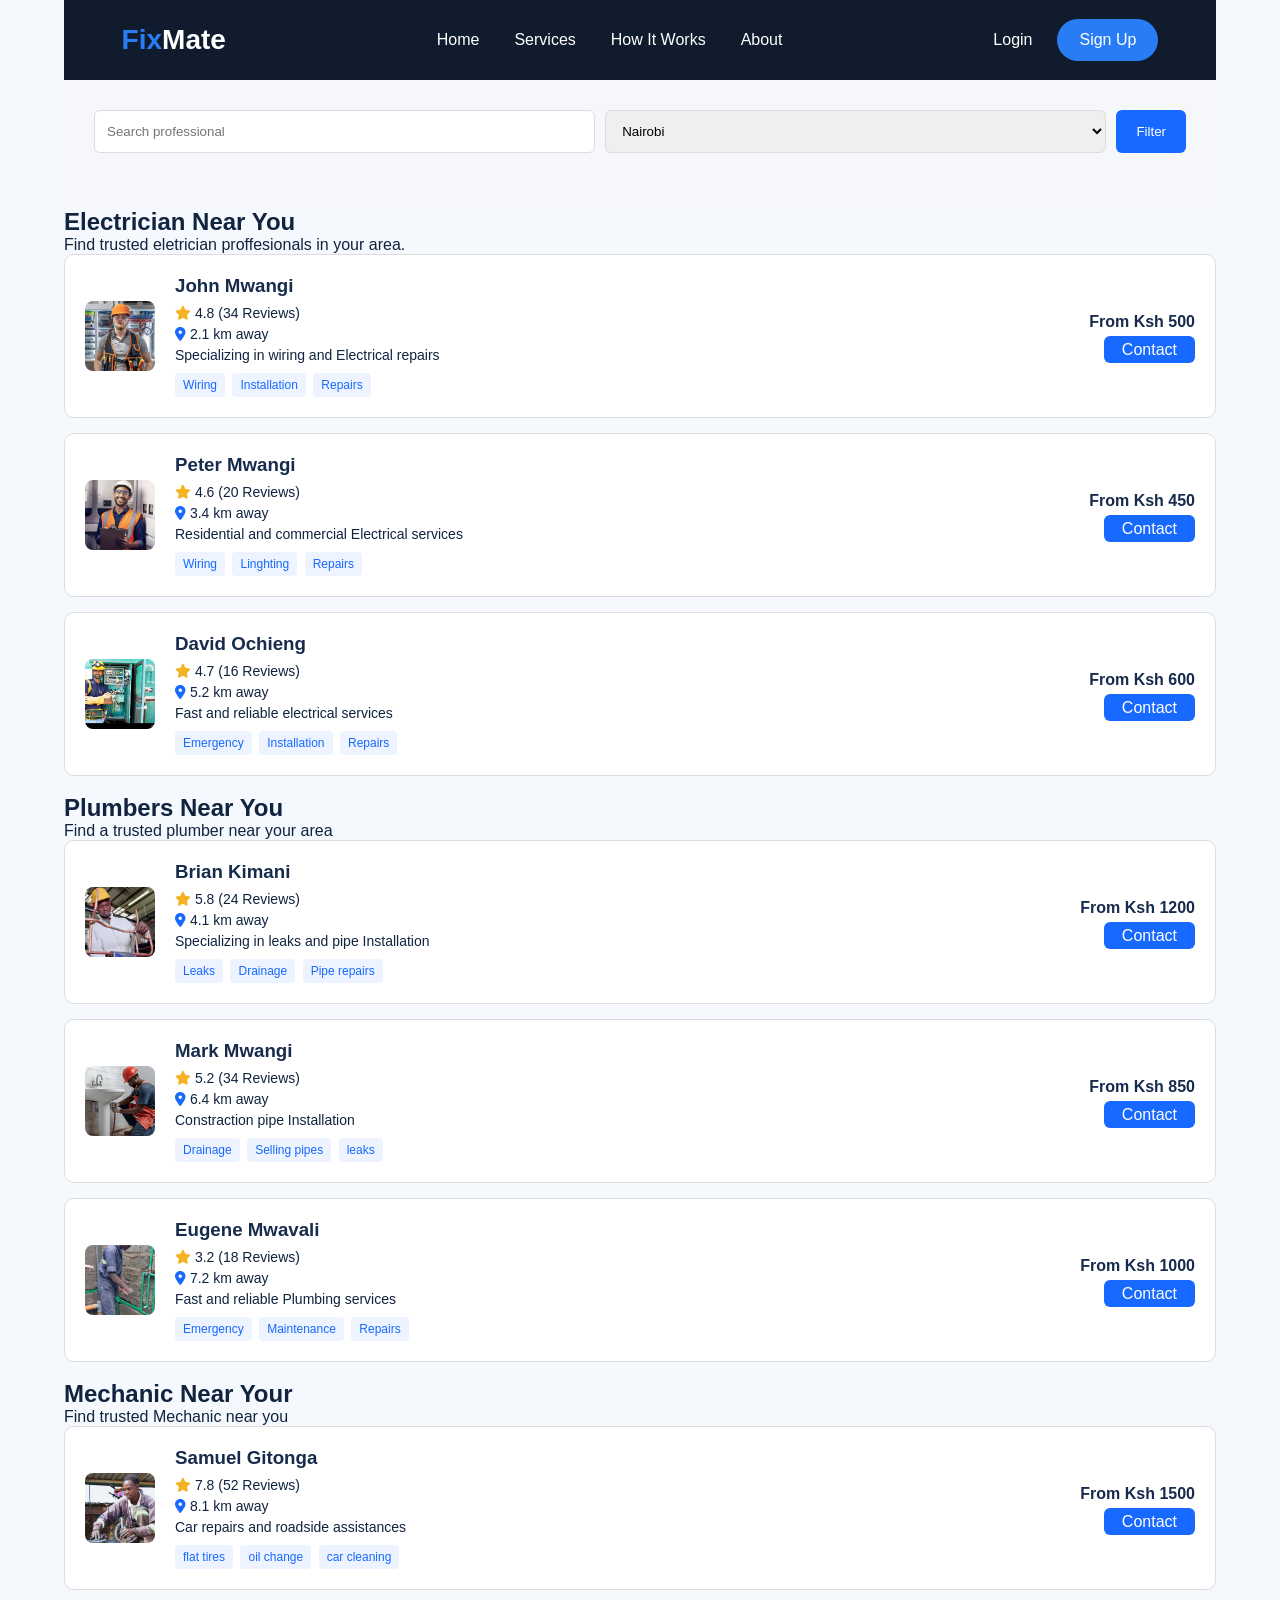
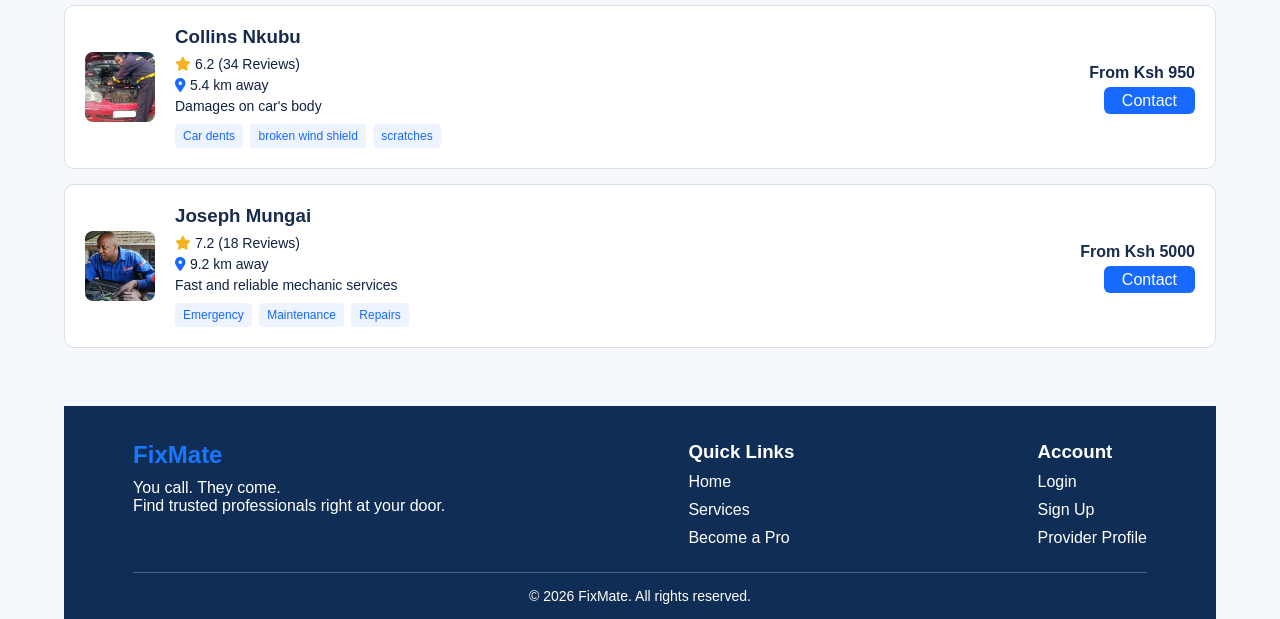
<file: search.html>
<!DOCTYPE html>
<html lang="en">
<head>
    <meta charset="UTF-8">
    <meta name="viewport" content="width=device-width, initial-scale=1.0">
    <title>Service Provider</title>
    <link rel="stylesheet" href="styles/search.css">
    <link rel="stylesheet"
    href="https://cdnjs.cloudflare.com/ajax/libs/font-awesome/6.7.2/css/all.min.css">
</head>
<body>
    <header>
        <p class="logo"><span>Fix</span>Mate</p>

        <nav>
         <a href="index.html">Home</a>
         <a href="services.html">Services</a>
         <a href="howitworks.html">How It Works</a>
         <a href="about.html">About</a>
        </nav>

        <div class="account">
         <a href="login.html">Login</a>
         <a href="Signup.html" class="signup">Sign Up</a>
        </div>
    </header>
    <main>
        <section class="providers">
            <div class="search">
                <input type="text" placeholder="Search professional">

                <select>
                    <option>Nairobi</option>
                    <option>Ruiru</option>
                    <option>Kiambu</option>
                    <option>Thika</option>
                </select>

                <button>Filter</button>
            </div>
        </section>

        <h2>Electrician Near You</h2>
        <p>Find trusted eletrician proffesionals in your area.</p>
        <section class="providers-list">
            <div class="provider-card">
                <img src="images/p1.jpg" alt="Electrician John">
                <div class="provider-info">
                    <h3>John Mwangi</h3>
                    <p><i class="fa-solid fa-star"></i> 4.8 (34 Reviews)</p>
                    <p><i class="fa-solid fa-location-dot"></i> 2.1 km away</p>
                    <p>Specializing in wiring and Electrical repairs</p>
                    <span>Wiring</span>
                    <span>Installation</span>
                    <span>Repairs</span>
                </div>
                <div class="provider-charges">
                    <p>From Ksh 500</p>
                    <a href="request.html">Contact</a>
                </div>
            </div>

            <div class="provider-card">
                <img src="images/p2.jpg" alt="Electrician Peter">
                <div class="provider-info">
                    <h3>Peter Mwangi</h3>
                    <p><i class="fa-solid fa-star"></i> 4.6 (20 Reviews)</p>
                    <p><i class="fa-solid fa-location-dot"></i> 3.4 km away</p>
                    <p>Residential and commercial Electrical services</p>
                    <span>Wiring</span>
                    <span>Linghting</span>
                    <span>Repairs</span>
                </div>
                <div class="provider-charges">
                    <p>From Ksh 450</p>
                    <a href="request.html">Contact</a>
                </div>
            </div>

            <div class="provider-card">
                <img src="images/p3.jpg" alt="Electrician David">
                <div class="provider-info">
                    <h3>David Ochieng</h3>
                    <p><i class="fa-solid fa-star"></i> 4.7 (16 Reviews)</p>
                    <p><i class="fa-solid fa-location-dot"></i> 5.2 km away</p>
                    <p>Fast and reliable electrical services</p>
                    <span>Emergency</span>
                    <span>Installation</span>
                    <span>Repairs</span>
                </div>
                <div class="provider-charges">
                    <p>From Ksh 600</p>
                    <a href="request.html">Contact</a>
                </div>
            </div>
        </section>
        <br>
     <h2>Plumbers Near You</h2>
     <p>Find a trusted plumber near your area</p>
      
     <section class="providers-list">
            <div class="provider-card">
                <img src="images/plumber1.jpg" alt="Plumber Brian">
                <div class="provider-info">
                    <h3>Brian Kimani</h3>
                    <p><i class="fa-solid fa-star"></i> 5.8 (24 Reviews)</p>
                    <p><i class="fa-solid fa-location-dot"></i> 4.1 km away</p>
                    <p>Specializing in leaks and pipe Installation</p>
                    <span>Leaks</span>
                    <span>Drainage</span>
                    <span>Pipe repairs</span>
                </div>
                <div class="provider-charges">
                    <p>From Ksh 1200</p>
                    <a href="request.html">Contact</a>
                </div>
            </div>

            <div class="provider-card">
                <img src="images/plumber2.jpg" alt="Plumber Mark">
                <div class="provider-info">
                    <h3>Mark Mwangi</h3>
                    <p><i class="fa-solid fa-star"></i> 5.2 (34 Reviews)</p>
                    <p><i class="fa-solid fa-location-dot"></i> 6.4 km away</p>
                    <p>Constraction pipe Installation</p>
                    <span>Drainage</span>
                    <span>Selling pipes</span>
                    <span>leaks</span>
                </div>
                <div class="provider-charges">
                    <p>From Ksh 850</p>
                    <a href="request.html">Contact</a>
                </div>
            </div>

            <div class="provider-card">
                <img src="images/plumber3.jpg" alt="Plumber Eugene">
                <div class="provider-info">
                    <h3>Eugene Mwavali</h3>
                    <p><i class="fa-solid fa-star"></i> 3.2 (18 Reviews)</p>
                    <p><i class="fa-solid fa-location-dot"></i> 7.2 km away</p>
                    <p>Fast and reliable Plumbing services</p>
                    <span>Emergency</span>
                    <span>Maintenance</span>
                    <span>Repairs</span>
                </div>
                <div class="provider-charges">
                    <p>From Ksh 1000</p>
                    <a href="request.html">Contact</a>
                </div>
            </div>
        </section>
         <br>

         <h2>Mechanic Near Your</h2>
         <p>Find trusted Mechanic near you</p>

        <section class="providers-list">
            <div class="provider-card">
                <img src="images/mechanic1.jpg" alt="Mechanic Samuel">
                <div class="provider-info">
                    <h3>Samuel Gitonga</h3>
                    <p><i class="fa-solid fa-star"></i> 7.8 (52 Reviews)</p>
                    <p><i class="fa-solid fa-location-dot"></i> 8.1 km away</p>
                    <p>Car repairs and roadside assistances</p>
                    <span>flat tires</span>
                    <span>oil change</span>
                    <span>car cleaning</span>
                </div>
                <div class="provider-charges">
                    <p>From Ksh 1500</p>
                    <a href="request.html">Contact</a>
                </div>
            </div>

            <div class="provider-card">
                <img src="images/mechanic2.jpg" alt="Mechanic Collins">
                <div class="provider-info">
                    <h3>Collins Nkubu</h3>
                    <p><i class="fa-solid fa-star"></i> 6.2 (34 Reviews)</p>
                    <p><i class="fa-solid fa-location-dot"></i> 5.4 km away</p>
                    <p>Damages on car's body</p>
                    <span>Car dents</span>
                    <span>broken wind shield</span>
                    <span>scratches</span>
                </div>
                <div class="provider-charges">
                    <p>From Ksh 950</p>
                   <a href="request.html">Contact</a>
                </div>
            </div>

            <div class="provider-card">
                <img src="images/mechanic3.jpg" alt="Mechani Joseph">
                <div class="provider-info">
                    <h3>Joseph Mungai</h3>
                    <p><i class="fa-solid fa-star"></i> 7.2 (18 Reviews)</p>
                    <p><i class="fa-solid fa-location-dot"></i> 9.2 km away</p>
                    <p>Fast and reliable mechanic services</p>
                    <span>Emergency</span>
                    <span>Maintenance</span>
                    <span>Repairs</span>
                </div>
                <div class="provider-charges">
                    <p>From Ksh 5000</p>
                    <a href="request.html">Contact</a>
                </div>
            </div>
        </section>
         <br>

    </main>
     <footer class="footer">
    <div class="footer-content">

        <div class="footer-info">
            <h2> FixMate</h2>
            <p>You call. They come.</p>
            <p>Find trusted professionals right at your door.</p>
        </div>

        <div class="footer-links">
            <h3>Quick Links</h3>
            <a href="index.html">Home</a>
            <a href="services.html">Services</a>
            <a href="proffesional.html">Become a Pro</a>
        </div>

        <div class="footer-links">
            <h3>Account</h3>
            <a href="login.html">Login</a>
            <a href="signup.html">Sign Up</a>
            <a href="profile.html">Provider Profile</a>
        </div>

    </div>

    <div class="footer-bottom">
        <p>&copy; 2026 FixMate. All rights reserved.</p>
    </div>
</footer>
</body>
</html>
</file>
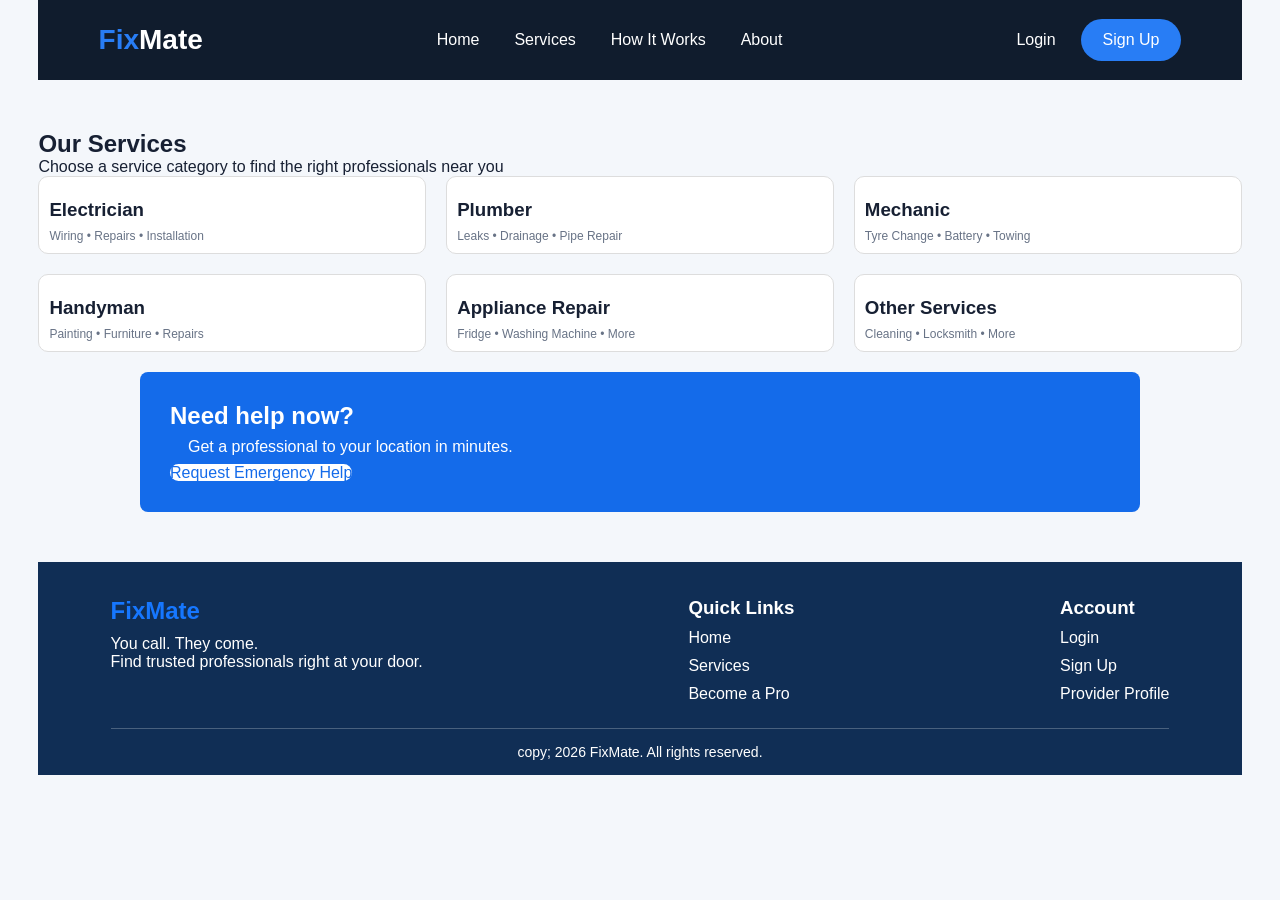
<file: services.html>
<!DOCTYPE html>
<html lang="en">
<head>
    <meta charset="UTF-8">
    <meta name="viewport" content="width=device-width, initial-scale=1.0">
    <title>Our Services</title>
    <link rel="stylesheet" href="styles/services.css">
</head>
<body>
    <header>
         <p class="logo"> <span>Fix</span>Mate</p>
    <nav>
        <a href="index.html">Home</a>
        <a href="services.html">Services</a>
        <a href="howitworks.html">How It Works</a>
        <a href="about.html">About</a>
    </nav>

    <div class="account">
        <a href="login.html">Login</a>
        <a href="Signup.html" class="signup">Sign Up</a>
    </div>
    </header>

    <main>
        <section class="services"></section>
        <h2>Our Services</h2>
        <p>Choose a service category to find the right professionals near you</p>
        <div class="service-card">
            <div class="card">
                <a href="search.html">
                <h3>Electrician</h3>
                <p>Wiring • Repairs • Installation</p>
                </a>
            </div>

            <div class="card">
               <a href="search.html">
               <h3>Plumber</h3>
               <p>Leaks • Drainage • Pipe Repair</p>
               </a>
            </div>
            
            <div class="card">
                <a href="search.html">
                <h3>Mechanic</h3>
                <p>Tyre Change • Battery • Towing</p>
                </a>
            </div>
            
            <div class="card">
                <a href="search.html">
                <h3>Handyman</h3>
                <p>Painting • Furniture • Repairs</p>
                </a>
            </div>
            
            <div class="card">
                <a href="search.html">
                <h3>Appliance Repair</h3>
                <p>Fridge • Washing Machine • More</p>
                </a>
            </div>    
            
            <div class="card">
               <a href="search.html">
               <h3>Other Services</h3>
               <p>Cleaning • Locksmith • More</p>
               </a>
            </div>  
            
            
        </div>

        </section>

        <section class="help">
            <div>
                <h2>Need help now?</h2>
                <p>Get a professional to your location in minutes.</p>
                <a href="emergency.html">Request Emergency Help</a>
            </div>
        </section>

        <footer class="footer">
    <div class="footer-content">

        <div class="footer-info">
            <h2>FixMate</h2>
            <p>You call. They come.</p>
            <p>Find trusted professionals right at your door.</p>
        </div>

        <div class="footer-links">
            <h3>Quick Links</h3>
            <a href="index.html">Home</a>
            <a href="services.html">Services</a>
            <a href="proffesional.html">Become a Pro</a>
        </div>

        <div class="footer-links">
            <h3>Account</h3>
            <a href="login.html">Login</a>
            <a href="signup.html">Sign Up</a>
            <a href="profile.html">Provider Profile</a>
        </div>

    </div>

    <div class="footer-bottom">
        <p>copy; 2026 FixMate. All rights reserved.</p>
    </div>
</footer>
    </main>
</body>
</html>
</file>
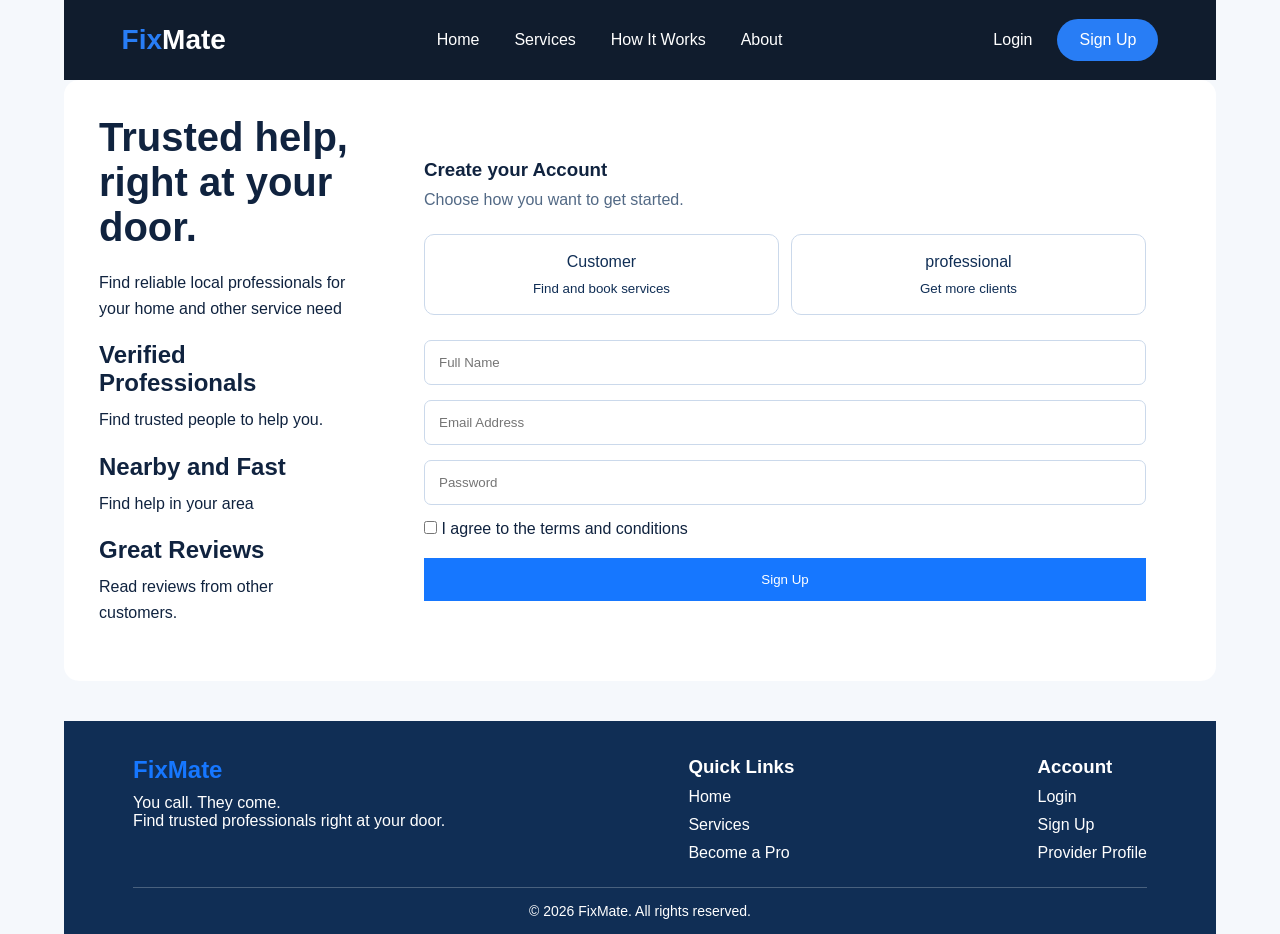
<file: Signup.html>
<!DOCTYPE html>
<html lang="en">
<head>
    <meta charset="UTF-8">
    <meta name="viewport" content="width=device-width, initial-scale=1.0">
    <title>Signup</title>
    <link rel="stylesheet" href="styles/signup.css">
</head>
<body>
    <header>
    <p class="logo"> <span>Fix</span>Mate</p>
    <nav>
        <a href="index.html">Home</a>
        <a href="services.html">Services</a>
        <a href="howitworks.html">How It Works</a>
        <a href="about.html">About</a>
    </nav>

    <div class="nav-account">
        <a href="login.html">Login</a>
        <a href="login.html" class="nav-signup">Sign Up</a>
    </div>
</header>

<main class="signupbox">
    <section class="info">
        <h1>Trusted help,<br>right at your door.</h1>
        <p>Find reliable local professionals for your home and other service need</p>

        <h2>Verified Professionals</h2>
        <p>Find trusted people to help you.</p>

        <h2>Nearby and Fast</h2>
        <p>Find help in your area</p>

        <h2>Great Reviews</h2>
        <p>Read reviews from other customers.</p>
    </section>

    <section class="signupform">
        <h3>Create your Account</h3>
        <p>Choose how you want to get started.</p>

        <div class="twoaccount">
        <a href="signup.html" class="account">
            Customer
            <small>Find and book services</small>
        </a>

        <a href="professional.html" class="account">
            professional
            <small>Get more clients</small>
        </a>
    </div>

    <form>
        <input type="text" class="inputpart" placeholder="Full Name" required>
        <input type="email" class="inputpart" placeholder="Email Address" required>
        <input type="password" class="inputpart" placeholder="Password">

        <label>
            <input type="checkbox"required>
            I agree to the terms and conditions
        </label>

        <button>Sign Up</button>
    </form>
    </section>
</main>

<footer class="footer">
    <div class="footer-content">

        <div class="footer-info">
            <h2>FixMate</h2>
            <p>You call. They come.</p>
            <p>Find trusted professionals right at your door.</p>
        </div>

        <div class="footer-links">
            <h3>Quick Links</h3>
            <a href="index.html">Home</a>
            <a href="services.html">Services</a>
            <a href="proffesional.html">Become a Pro</a>
        </div>

        <div class="footer-links">
            <h3>Account</h3>
            <a href="login.html">Login</a>
            <a href="signup.html">Sign Up</a>
            <a href="profile.html">Provider Profile</a>
        </div>

    </div>

    <div class="footer-bottom">
        <p>&copy; 2026 FixMate. All rights reserved.</p>
    </div>
</footer>
</body>
</html>
</file>
<file: styles/home.css>
* {
    margin: 0;
    padding: 0;
    box-sizing: border-box;
}

body {
    font-family: Arial, sans-serif;
    background: #f5f8fc;
    color: #10233f;
    padding: 0 5%;
}

a {
    text-decoration: none;
    color: inherit;
}


/* NAVBAR */

header {
    height: 80px;
    background: #101c2d;
    color: white;
    display: flex;
    align-items: center;
    justify-content: space-between;
    padding: 0 5%;
}

.logo {
    font-size: 28px;
    font-weight: bold;
}

.logo span {
    color: #287df5;
}

nav {
    display: flex;
    gap: 35px;
}

nav a:hover {
    color: #287df5;
}

.account {
    display: flex;
    align-items: center;
    gap: 25px;
}

.signup {
    background: #287df5;
    padding: 12px 22px;
    border-radius: 25px;
}


/* HERO */

.hero {
    height: 320px;
    padding: 35px 5%;
    display: flex;
    align-items: center;

    background-image:url("../images/hero.jpeg");

    background-size: cover;
    background-position: center;
}

.hero h1 {
    color: white;
    font-size: 50px;
}

.hero h1 span {
    color: #287df5;
}

.hero p {
    color: #ddd;
    margin: 12px 0 20px;
    line-height: 1.5;
}


/* SEARCH */

.search {
    background: white;
    width: 700px;
    max-width: 100%;
    padding: 5px;
    border-radius: 10px;
    display: flex;
    justify-content: space-between;
}

.search input {
    border: none;
    outline: none;
    padding: 13px;
    width: 40%;
}

.search a {
    background: #287df5;
    color: white;
    padding: 13px;
    border-radius: 8px;
}


/* SECTIONS */

.section {
    padding: 25px;
}

.title {
    display: flex;
    justify-content: space-between;
    margin-bottom: 15px;
}

.title a {
    color: #287df5;
}


/* SERVICES */

.services {
    display: grid;
    grid-template-columns: repeat(6, 1fr);
    gap: 15px;
}

.services a {
    padding: 18px;
    border-radius: 10px;
    background: #eaf4ff;
}
.services b {
    font-size: 28px;
}

.services h3 {
    margin: 12px 0 5px;
}

.services p {
    font-size: 11px;
    color: #64748b;
}
/* PROFESSIONALS */

.professionals {
    display: grid;
    grid-template-columns: repeat(4, 1fr);
    gap: 18px;
}

.card {
    background: white;
    padding: 10px;
    border-radius: 10px;
    border: 1px solid #ddd;
    transition: transform 0.3s;
}
.card:hover{
    transform: translateY(-5px);
}

.card img {
    width: 100%;
    height: 110px;
    object-fit: cover;
    border-radius: 8px;
}

.card h3 {
    margin-top: 10px;
}

.card p {
    font-size: 12px;
    color: #64748b;
    margin: 5px 0;
}

.rating {
    color: #f2a900;
    font-size: 13px;
}

.bottom {
    display: flex;
    justify-content: space-between;
    align-items: center;
    margin-top: 15px;
}

.bottom strong {
    font-size: 12px;
}

.bottom a {
    background: #287df5;
    color: white;
    padding:8px;
    border-radius: 6px;
    font-size: 12px;
}


/* FEATURES */

.features {
    background: #eaf4ff;
    display: grid;
    grid-template-columns: repeat(4, 1fr);
    padding: 20px;
    text-align: center;
}

.features div {
    padding: 10px;
    border-right: 1px solid #101010;
}


.features h3 {
    font-size: 13px;
    margin: 6px 0;
}

.features p {
    font-size: 11px;
    color: #64748b;
}

/* Footer */
.footer {
    background: #102e55;
    color: white;
    padding: 35px 6% 15px;
    margin-top: 40px;
}

.footer-content {
    display: flex;
    justify-content: space-between;
    gap: 30px;
    flex-wrap: wrap;
}

.footer-info h2 {
    color: #1677ff;
    margin-bottom: 10px;
}

.footer-links {
    display: flex;
    flex-direction: column;
    gap: 10px;
}

.footer-links a {
    color: white;
    text-decoration: none;
}

.footer-links a:hover {
    color: #1677ff;
}

.footer-bottom {
    text-align: center;
    border-top: 1px solid #49617e;
    margin-top: 25px;
    padding-top: 15px;
    font-size: 14px;
}

/* RESPONSIVE DESIGN */

/* Tablets */
@media (max-width: 768px) {
    header {
        height: auto;
        flex-wrap: wrap;
        gap: 15px;
        padding: 20px;
    }

    nav {
        gap: 15px;
        flex-wrap: wrap;
    }

    .account {
        gap: 10px;
        flex-wrap: wrap;
    }

    .hero h1 {
        font-size: 35px;
    }

    .services {
        grid-template-columns: repeat(3, 1fr);
    }

    .professionals {
        grid-template-columns: repeat(2, 1fr);
    }

    .features {
        grid-template-columns: repeat(2, 1fr);
    }

    .search {
        display: flex;
        width: 100%;
        max-width: 100%;
        box-sizing: border-box;
        gap: 10px;
        padding: 10px;
    }

    .search input {
        flex: 1;
        min-width: 0;
        width: 0;
        box-sizing: border-box;
    }

    .search button {
        flex-shrink: 0;
    }
}

/* Phones */
@media (max-width: 480px) {
    body {
        padding: 0 2%;
    }

    header {
        padding: 15px;
    }

    .logo {
        font-size: 23px;
    }

    nav {
        gap: 12px;
        font-size: 14px;
    }

    .hero {
        height: auto;
        min-height: 280px;
        padding: 25px 15px;
    }

    .hero h1 {
        font-size: 28px;
    }

    .search {
        flex-direction: column;
        gap: 8px;
    }

    .search input {
        width: 100%;
    }

    .services {
        grid-template-columns: repeat(2, 1fr);
        gap: 10px;
    }

    .professionals {
        grid-template-columns: 1fr;
    }

    .features {
        grid-template-columns: 1fr;
    }

    .section {
        padding: 15px 5px;
    }

    .search {
        gap: 6px;
        padding: 8px;
    }

    .search button {
        padding: 10px 14px;
    }
}
</file>
<file: styles/about.css>
* {
    margin: 0;
    padding: 0;
    box-sizing: border-box;
}

body {
    font-family: Arial, sans-serif;
    background: #f5f8fc;
    color: #10233f;
    padding: 0 5%;
}

a {
    text-decoration: none;
    color: inherit;
}


/* NAVBAR */

header {
    height: 80px;
    background: #101c2d;
    color: white;
    display: flex;
    align-items: center;
    justify-content: space-between;
    padding: 0 5%;
}

.logo {
    font-size: 28px;
    font-weight: bold;
}

.logo span {
    color: #287df5;
}

nav {
    display: flex;
    gap: 35px;
}

nav a:hover {
    color: #287df5;
}

.account {
    display: flex;
    align-items: center;
    gap: 25px;
}

.signup {
    background: #287df5;
    padding: 12px 22px;
    border-radius: 25px;
}

.about-page {
    color: #333;
}


.about-hero {
    padding: 55px 20px;
    text-align: center;
    background-color: #22afde;
    color: white;
}

.about-hero h1 {
    font-size: 36px;
    margin-bottom: 12px;
}

.about-hero p {
    font-size: 17px;
    line-height: 1.6;
}


.about-content {
    display: flex;
    align-items: center;
    justify-content: space-between;
    gap: 30px;
    padding: 50px 8%;
}

.about-text {
    flex: 1;
}

.about-text h2,
.why-fixmate h2 {
    color: #0991cb;
}

.about-text p {
    line-height: 1.8;
}

.about-icon {
    flex: 1;
    text-align: center;
    font-size: 100px;
    color: #28d9df;
}


.about-mission {
    display: grid;
    grid-template-columns: repeat(3, 1fr);
    gap: 25px;
    padding: 40px 8%;
    background-color: #f3f8f5;
}

.about-card {
    padding: 25px;
    text-align: center;
    background-color: white;
    border-radius: 10px;
    box-shadow: 0 2px 8px #ddd;
}

.about-card i {
    font-size: 35px;
    color: #16a9da;
}

.about-card h2 {
    color: #1bbcc2;
}


.why-fixmate {
    padding: 45px 8%;
    text-align: center;
}

.why-list {
    display: grid;
    grid-template-columns: repeat(3, 1fr);
    gap: 25px;
    margin-top: 30px;
}

.why-list i {
    font-size: 32px;
    color: #219aaf;
}

.why-list h3 {
    color: #10acb7;
}


.about-cta {
    padding: 40px 20px;
    text-align: center;
    background-color: #e5f2eb;
}

.about-cta h2 {
    color: #1d8ecf;
}

.about-cta a {
    display: inline-block;
    margin-top: 15px;
    padding: 12px 22px;
    background-color: #18a7ce;
    color: white;
    text-decoration: none;
    border-radius: 5px;
}

.about-cta a:hover {
    background-color: #1290b3;
}

.footer {
    background: #102e55;
    color: white;
    padding: 35px 6% 15px;
    margin-top: 40px;
}

.footer-content {
    display: flex;
    justify-content: space-between;
    gap: 30px;
    flex-wrap: wrap;
}

.footer-info h2 {
    color: #1677ff;
    margin-bottom: 10px;
}

.footer-links {
    display: flex;
    flex-direction: column;
    gap: 10px;
}

.footer-links a {
    color: white;
    text-decoration: none;
}

.footer-links a:hover {
    color: #1677ff;
}

.footer-bottom {
    text-align: center;
    border-top: 1px solid #49617e;
    margin-top: 25px;
    padding-top: 15px;
    font-size: 14px;
}

/* Responsive Design */
@media (max-width: 768px) {
    body {
        padding: 0 2%;
    }

    header {
        height: auto;
        padding: 18px 12px;
        flex-wrap: wrap;
        justify-content: center;
        gap: 18px;
    }

    nav {
        gap: 18px;
        flex-wrap: wrap;
        justify-content: center;
    }

    .account {
        gap: 15px;
    }

    .about-content {
        flex-direction: column;
        text-align: center;
    }

    .about-mission,
    .why-list {
        grid-template-columns: 1fr;
    }

    .about-hero h1 {
        font-size: 28px;
    }

    .about-icon {
        font-size: 75px;
    }
}
</file>
<file: styles/emergency.css>
* {
    margin: 0;
    padding: 0;
    box-sizing: border-box;
}

body {
    font-family: Arial, sans-serif;
    background: #f5f8fc;
    color: #10233f;
    padding: 0 5%;
}

a {
    text-decoration: none;
    color: inherit;
}


/* NAVBAR */

header {
    height: 80px;
    background: #101c2d;
    color: white;
    display: flex;
    align-items: center;
    justify-content: space-between;
    padding: 0 5%;
}

.logo {
    font-size: 28px;
    font-weight: bold;
}

.logo span {
    color: #287df5;
}

nav {
    display: flex;
    gap: 35px;
}

nav a:hover {
    color: #287df5;
}

.account {
    display: flex;
    align-items: center;
    gap: 25px;
}

.signup {
    background: #287df5;
    padding: 12px 22px;
    border-radius: 25px;
}
.emergency-page {
    width: 90%;
    max-width: 1200px;
    margin: 30px auto;
}

.emergency-hero {
    background: 
    url("../images/emergency.jpg");
    background-size: cover;
    background-position: center;
    padding: 50px 35px;
    border-radius: 12px;
    color: white;
}

.emergency-heading {
    max-width: 450px;
}

.emergency-heading i {
    font-size: 32px;
    color: #3986ff;
    margin-bottom: 12px;
}

.emergency-heading h1 {
    font-size: 32px;
    margin-bottom: 12px;
}

.emergency-heading p {
    line-height: 1.6;
}

.emergency-content {
    display: grid;
    grid-template-columns: 2fr 1fr;
    gap: 25px;
    margin-top: 25px;
}

.emergency-form,
.emergency-benefits {
    background-color: white;
    padding: 25px;
    border-radius: 12px;
    box-shadow: 0 3px 12px rgba(0, 0, 0, 0.08);
}

.emergency-form h2 {
    font-size: 20px;
    margin-bottom: 20px;
}

.emergency-options {
    display: grid;
    grid-template-columns: repeat(3, 1fr);
    gap: 15px;
}

.emergency-card {
    position: relative;
    display: flex;
    flex-direction: column;
    align-items: center;
    gap: 12px;
    padding: 25px 10px;
    border: 1px solid #dce5ef;
    border-radius: 10px;
    cursor: pointer;
    text-align: center;
}

.emergency-card input {
    position: absolute;
    top: 8px;
    left: 8px;
    accent-color: #176bff;
}

.emergency-card i {
    font-size: 25px;
    color: #176bff;
}

.emergency-card span {
    font-size: 14px;
    font-weight: bold;
}

.emergency-card:has(input:checked) {
    border: 2px solid #176bff;
    background-color: #eef5ff;
}

.continue-btn {
    width: 100%;
    padding: 14px;
    margin-top: 22px;
    border: none;
    border-radius: 7px;
    background-color: #176bff;
    color: white;
    font-size: 16px;
    cursor: pointer;
}

.continue-btn:hover {
    background-color: #0754d6;
}

.emergency-benefits {
    display: flex;
    flex-direction: column;
    justify-content: center;
    gap: 30px;
}

.benefit {
    display: flex;
    align-items: flex-start;
    gap: 15px;
}

.benefit i {
    color: #176bff;
    font-size: 23px;
}

.benefit h3 {
    font-size: 16px;
    margin-bottom: 7px;
}

.benefit p {
    font-size: 14px;
    color: #65758b;
    line-height: 1.5;
}

/* Tablet screens */
@media (max-width: 768px) {
    body {
        padding: 0 2%;
    }

    header {
        height: auto;
        padding: 18px 12px;
        flex-wrap: wrap;
        justify-content: center;
        gap: 18px;
    }

    nav {
        gap: 18px;
        flex-wrap: wrap;
        justify-content: center;
    }

    .account {
        gap: 15px;
    }
    .emergency-content {
        grid-template-columns: 1fr;
    }

    .emergency-options {
        grid-template-columns: repeat(2, 1fr);
    }
}

.footer {
    background: #102e55;
    color: white;
    padding: 35px 6% 15px;
    margin-top: 40px;
}

.footer-content {
    display: flex;
    justify-content: space-between;
    gap: 30px;
    flex-wrap: wrap;
}

.footer-info h2 {
    color: #1677ff;
    margin-bottom: 10px;
}

.footer-links {
    display: flex;
    flex-direction: column;
    gap: 10px;
}

.footer-links a {
    color: white;
    text-decoration: none;
}

.footer-links a:hover {
    color: #1677ff;
}

.footer-bottom {
    text-align: center;
    border-top: 1px solid #49617e;
    margin-top: 25px;
    padding-top: 15px;
    font-size: 14px;
}



/* Mobile screens */
@media (max-width: 480px) {
    .emergency-page {
        width: 94%;
        margin: 15px auto;
    }

    .emergency-hero {
        padding: 30px 20px;
    }

    .emergency-heading h1 {
        font-size: 25px;
    }

    .emergency-form,
    .emergency-benefits {
        padding: 18px;
    }

    .emergency-options {
        gap: 10px;
    }

    .emergency-card {
        padding: 22px 5px;
    }
}
</file>
<file: styles/Eprovider.css>
* {
    margin: 0;
    padding: 0;
    box-sizing: border-box;
}

body {
    font-family: Arial, sans-serif;
    background: #f5f8fc;
    color: #10233f;
    padding: 0 5%;
}

a {
    text-decoration: none;
    color: inherit;
}


/* NAVBAR */

header {
    height: 80px;
    background: #101c2d;
    color: white;
    display: flex;
    align-items: center;
    justify-content: space-between;
    padding: 0 5%;
}

.logo {
    font-size: 28px;
    font-weight: bold;
}

.logo span {
    color: #287df5;
}

nav {
    display: flex;
    gap: 35px;
}

nav a:hover {
    color: #287df5;
}

.account {
    display: flex;
    align-items: center;
    gap: 25px;
}

.signup {
    background: #287df5;
    padding: 12px 22px;
    border-radius: 25px;
}

/* main */
.providers{
    padding: 30px;
    background: #f5f7fb;
}

.providers h2{
    margin-bottom: 5px;
    color: #172b4d;
    font-size: 30px;
}

.providers p{
    color:#666;
    margin-bottom: 20px;
}

.search{
    display: flex;
    gap: 10px;
    margin-bottom: 25px;
}

.search input,
.search select{
    padding: 12px;
    border: 1px solid #ddd;
    border-radius: 6px;
    flex: 1;
}

.search button{
    background: #1769ff;
    color: white;
    border: none;
    border-radius: 6px;
    padding: 12px 20px;
    cursor: pointer;
}

.providers-list{
    display: grid;
    gap: 15px;
}

.provider-card{
    display: flex;
    align-items: center;
    gap: 20px;
    padding: 20px;
    background: white;
    border: 1px solid #ddd;
    border-radius: 10px;
}

.provider-card img{
    width: 70px;
    height: 70px;
    border-radius:8px;
    object-fit: cover;
}

.provider-info{
    flex: 1;
}

.provider-info h3{
    margin: 0 0 8px;
    color: #172b4d;
}

.provider-info p{
    margin: 5px 0;
    font-size: 14px;
}

.provider-info span{
    display: inline-block;
    background: #edf3ff;
    color: #1769ff;
    padding: 5px 8px;
    margin: 5px 3px 0 0;
    border-radius: 4px;
    font-size: 12px;
}

.provider-charges{
    text-align: right;
}

.provider-charges p{
font-weight: bold;
color: #172b4d;
margin-bottom: 10px;
}

.provider-charges button{
    background: #1769ff;
    color: white;
    border: none;
    border-radius: 6px;
    padding: 10px 18px;
    cursor: pointer;
}

.provider-charges a{
    background: #1769ff;
    color: white;
    border-radius: 6px;
    padding: 5px 18px;
    cursor: pointer;
}

.provider-info .fa-star {
    color: #f5b324;
}

.provider-info .fa-location-dot{
    color: #1769ff;
}

/* Footer */
.footer {
    background: #102e55;
    color: white;
    padding: 35px 6% 15px;
    margin-top: 40px;
}

.footer-content {
    display: flex;
    justify-content: space-between;
    gap: 30px;
    flex-wrap: wrap;
}

.footer-info h2 {
    color: #1677ff;
    margin-bottom: 10px;
}

.footer-links {
    display: flex;
    flex-direction: column;
    gap: 10px;
}

.footer-links a {
    color: white;
    text-decoration: none;
}

.footer-links a:hover {
    color: #1677ff;
}

.footer-bottom {
    text-align: center;
    border-top: 1px solid #49617e;
    margin-top: 25px;
    padding-top: 15px;
    font-size: 14px;
}

@media(max-width: 768px){
    .providers-list{
        grid-template-columns:repeat(2,1fr);
    }
}

@media(max-width:420px){
    .providers-list{
        grid-template-columns:1fr ;
    }
    .search{
        padding:25px 5%; 
    }
}
</file>
<file: styles/howitworks.css>
* {
    margin: 0;
    padding: 0;
    box-sizing: border-box;
}

body {
    font-family: Arial, sans-serif;
    background: #f5f8fc;
    color: #10233f;
    padding: 0 5%;
}

a {
    text-decoration: none;
    color: inherit;
}


/* NAVBAR */

header {
    height: 80px;
    background: #101c2d;
    color: white;
    display: flex;
    align-items: center;
    justify-content: space-between;
    padding: 0 5%;
}

.logo {
    font-size: 28px;
    font-weight: bold;
}

.logo span {
    color: #287df5;
}

nav {
    display: flex;
    gap: 35px;
}

nav a:hover {
    color: #287df5;
}

.account {
    display: flex;
    align-items: center;
    gap: 25px;
}

.signup {
    background: #287df5;
    padding: 12px 22px;
    border-radius: 25px;
}

.howitworks-page {
    color: #333;
}

.howitworks-hero {
    padding: 55px 20px;
    text-align: center;
    background-color: #dceeff;
    color: #234c70;
}

.howitworks-hero h1 {
    font-size: 36px;
    margin-bottom: 15px;
}

.howitworks-hero p {
    max-width: 650px;
    margin: 0 auto;
    line-height: 1.7;
}

.howitworks-steps {
    display: grid;
    grid-template-columns: repeat(2, 1fr);
    gap: 25px;
    padding: 45px 8%;
}

.step-card {
    padding: 30px;
    text-align: center;
    background-color: #f3f8ff;
    border: 1px solid #d5e7f8;
    border-radius: 10px;
}

.step-icon {
    font-size: 40px;
    color: #3986c5;
    margin-bottom: 15px;
}

.step-card h2 {
    font-size: 21px;
    color: #234c70;
}

.step-card p {
    line-height: 1.7;
    color: #555;
}


.professional-section {
    display: flex;
    align-items: center;
    justify-content: center;
    gap: 30px;
    padding: 40px 8%;
    background-color: #e8f3ff;
}

.professional-icon {
    font-size: 65px;
    color: #3986c5;
}

.professional-text h2 {
    color: #234c70;
}

.professional-text p {
    line-height: 1.7;
}

.professional-text a,
.howitworks-cta a {
    display: inline-block;
    margin-top: 10px;
    padding: 12px 22px;
    background-color: #3986c5;
    color: white;
    text-decoration: none;
    border-radius: 5px;
}

.professional-text a:hover,
.howitworks-cta a:hover {
    background-color: #234c70;
}

.howitworks-cta {
    padding: 40px 20px;
    text-align: center;
}

.howitworks-cta h2 {
    color: #234c70;
}

/* Footer */
.footer {
    background: #102e55;
    color: white;
    padding: 35px 6% 15px;
    margin-top: 40px;
}

.footer-content {
    display: flex;
    justify-content: space-between;
    gap: 30px;
    flex-wrap: wrap;
}

.footer-info h2 {
    color: #1677ff;
    margin-bottom: 10px;
}

.footer-links {
    display: flex;
    flex-direction: column;
    gap: 10px;
}

.footer-links a {
    color: white;
    text-decoration: none;
}

.footer-links a:hover {
    color: #1677ff;
}

.footer-bottom {
    text-align: center;
    border-top: 1px solid #49617e;
    margin-top: 25px;
    padding-top: 15px;
    font-size: 14px;
}



/* Responsive Design */
@media (max-width: 768px) {
    body {
        padding: 0 2%;
    }

    header {
        height: auto;
        padding: 18px 12px;
        flex-wrap: wrap;
        justify-content: center;
        gap: 18px;
    }

    nav {
        gap: 18px;
        flex-wrap: wrap;
        justify-content: center;
    }

    .account {
        gap: 15px;
    }

    .howitworks-steps {
        grid-template-columns: 1fr;
        padding: 30px 5%;
    }

    .professional-section {
        flex-direction: column;
        text-align: center;
    }

    .howitworks-hero h1 {
        font-size: 28px;
    }
}
</file>
<file: styles/professional.css>
* {
    margin: 0;
    padding: 0;
    box-sizing: border-box;
}

body {
    font-family: Arial, sans-serif;
    background: #f5f8fc;
    color: #10233f;
    padding: 0 5%;
}

a {
    text-decoration: none;
    color: inherit;
}


/* NAVBAR */

header {
    height: 80px;
    background: #101c2d;
    color: white;
    display: flex;
    align-items: center;
    justify-content: space-between;
    padding: 0 5%;
}

.logo {
    font-size: 28px;
    font-weight: bold;
}

.logo span {
    color: #287df5;
}

nav {
    display: flex;
    gap: 35px;
}

nav a:hover {
    color: #287df5;
}

.account {
    display: flex;
    align-items: center;
    gap: 25px;
}

.signup {
    background: #287df5;
    padding: 12px 22px;
    border-radius: 25px;
}

.hero {
    background-color: #eaf3ff;
    text-align: center;
    padding: 50px 20px;
}

.hero h1 {
    color: #1769aa;
    font-size: 32px;
    margin-bottom: 10px;
}

.hero p {
    color: #444;
}

.pricing {
    text-align: center;
    padding: 40px 20px;
}

.plans {
    display: flex;
    justify-content: center;
    gap: 20px;
    flex-wrap: wrap;
    margin-top: 30px;
}

.plan {
    background-color: white;
    border: 1px solid #ddd;
    border-radius: 10px;
    padding: 25px;
    width: 260px;
    box-shadow: 0 4px 10px #ddd;
    text-align: left;
}

.plan h3 {
    color: #1769aa;
    text-align: center;
}

.plan h2 {
    text-align: center;
    font-size: 24px;
}

.plan small {
    font-size: 13px;
}

.plan ul {
    padding-left: 20px;
    line-height: 2;
}

.plan-btn {
    display: block;
    background-color: #1769aa;
    color: white;
    text-decoration: none;
    text-align: center;
    padding: 12px;
    border-radius: 6px;
    margin-top: 20px;
}

.plan-btn:hover {
    background-color: #0d4f85;
}

.standard {
    border: 2px solid #1769aa;
}

.professional {
    border: 2px solid #1769aa;
}

.pro-bottom {
    background-color: #eaf3ff;
    text-align: center;
    padding: 40px 20px;
}


.footer {
    background: #102e55;
    color: white;
    padding: 35px 6% 15px;
    margin-top: 40px;
}

.footer-content {
    display: flex;
    justify-content: space-between;
    gap: 30px;
    flex-wrap: wrap;
}

.footer-info h2 {
    color: #1677ff;
    margin-bottom: 10px;
}

.footer-links {
    display: flex;
    flex-direction: column;
    gap: 10px;
}

.footer-links a {
    color: white;
    text-decoration: none;
}

.footer-links a:hover {
    color: #1677ff;
}

.footer-bottom {
    text-align: center;
    border-top: 1px solid #49617e;
    margin-top: 25px;
    padding-top: 15px;
    font-size: 14px;
}

@media (max-width: 768px) {
    header {
        height: auto;
        flex-wrap: wrap;
        gap: 15px;
        padding: 20px;
    }

    nav {
        gap: 15px;
        flex-wrap: wrap;
    }

    .account {
        gap: 10px;
        flex-wrap: wrap;
    }

    .plans {
        gap: 15px;
    }

    .plan {
        width: 45%;
        min-width: 230px;
    }

    .footer-content {
        gap: 20px;
    }
}

@media (max-width: 480px) {
    body {
        padding: 0 2%;
    }

    header {
        padding: 15px;
    }

    .logo {
        font-size: 23px;
    }

    nav {
        gap: 12px;
        font-size: 14px;
    }

    .hero {
        padding: 35px 15px;
    }

    .hero h1 {
        font-size: 27px;
    }

    .pricing {
        padding: 25px 10px;
    }

    .plan {
        width: 100%;
        min-width: 0;
    }

    .pro-bottom {
        padding: 25px 15px;
    }

    .footer {
        padding: 25px 15px;
    }
}@media (max-width: 768px) {
    header {
        height: auto;
        flex-wrap: wrap;
        gap: 15px;
        padding: 20px;
    }

    nav {
        gap: 15px;
        flex-wrap: wrap;
    }

    .account {
        gap: 10px;
        flex-wrap: wrap;
    }

    .plans {
        gap: 15px;
    }

    .plan {
        width: 45%;
        min-width: 230px;
    }

    .footer-content {
        gap: 20px;
    }
}

@media (max-width: 480px) {
    body {
        padding: 0 2%;
    }

    header {
        padding: 15px;
    }

    .logo {
        font-size: 23px;
    }

    nav {
        gap: 12px;
        font-size: 14px;
    }

    .hero {
        padding: 35px 15px;
    }

    .hero h1 {
        font-size: 27px;
    }

    .pricing {
        padding: 25px 10px;
    }

    .plan {
        width: 100%;
        min-width: 0;
    }

    .pro-bottom {
        padding: 25px 15px;
    }

    .footer {
        padding: 25px 15px;
    }
}
</file>
<file: styles/request.css>
* {
    margin: 0;
    padding: 0;
    box-sizing: border-box;
}

body {
    font-family: Arial, sans-serif;
    background: #f5f8fc;
    color: #10233f;
    padding: 0 5%;
}

a {
    text-decoration: none;
    color: inherit;
}


/* NAVBAR */

header {
    height: 80px;
    background: #101c2d;
    color: white;
    display: flex;
    align-items: center;
    justify-content: space-between;
    padding: 0 5%;
}

.logo {
    font-size: 28px;
    font-weight: bold;
}

.logo span {
    color: #287df5;
}

nav {
    display: flex;
    gap: 35px;
}

nav a:hover {
    color: #287df5;
}

.account {
    display: flex;
    align-items: center;
    gap: 25px;
}

.signup {
    background: #287df5;
    padding: 12px 22px;
    border-radius: 25px;
}

.request-section {
    max-width: 600px;
    margin: 40px auto;
    padding: 30px;
    background-color: white;
    border-radius: 10px;
    box-shadow: 0 2px 10px #ddd;
}

.request-section h1 {
    color: #176b52;
    text-align: center;
}

.request-section > p {
    text-align: center;
    color: #666;
    margin-bottom: 25px;
}

.request-section form {
    display: flex;
    flex-direction: column;
    gap: 10px;
}

.request-section label {
    font-weight: bold;
    margin-top: 8px;
}

.request-section input,
.request-section select,
.request-section textarea {
    padding: 12px;
    border: 1px solid #ccc;
    border-radius: 5px;
    font-size: 15px;
    width: 100%;
    box-sizing: border-box;
}

.request-section textarea {
    resize: vertical;
}

 .request a{
    margin-top: 15px;
    padding: 12px;
    background-color: #176b52;
    color: white;
    border: none;
    border-radius: 5px;
    cursor: pointer;
    font-size: 16px;
}

.request-section button:hover {
    background-color: #10513e;
}

/* Footer */
.footer {
    background: #102e55;
    color: white;
    padding: 35px 6% 15px;
    margin-top: 40px;
}

.footer-content {
    display: flex;
    justify-content: space-between;
    gap: 30px;
    flex-wrap: wrap;
}

.footer-info h2 {
    color: #1677ff;
    margin-bottom: 10px;
}

.footer-links {
    display: flex;
    flex-direction: column;
    gap: 10px;
}

.footer-links a {
    color: white;
    text-decoration: none;
}

.footer-links a:hover {
    color: #1677ff;
}

.footer-bottom {
    text-align: center;
    border-top: 1px solid #49617e;
    margin-top: 25px;
    padding-top: 15px;
    font-size: 14px;
}



@media (max-width: 768px) {
    body {
        padding: 0 2%;
    }

    header {
        height: auto;
        padding: 18px 12px;
        flex-wrap: wrap;
        justify-content: center;
        gap: 18px;
    }

    nav {
        gap: 18px;
        flex-wrap: wrap;
        justify-content: center;
    }

    .account {
        gap: 15px;
    }
    .request-section {
        margin: 20px 12px;
        padding: 20px;
    }
}
</file>
<file: styles/search.css>
* {
    margin: 0;
    padding: 0;
    box-sizing: border-box;
}

body {
    font-family: Arial, sans-serif;
    background: #f5f8fc;
    color: #10233f;
    padding: 0 5%;
}

a {
    text-decoration: none;
    color: inherit;
}


/* NAVBAR */

header {
    height: 80px;
    background: #101c2d;
    color: white;
    display: flex;
    align-items: center;
    justify-content: space-between;
    padding: 0 5%;
}

.logo {
    font-size: 28px;
    font-weight: bold;
}

.logo span {
    color: #287df5;
}

nav {
    display: flex;
    gap: 35px;
}

nav a:hover {
    color: #287df5;
}

.account {
    display: flex;
    align-items: center;
    gap: 25px;
}

.signup {
    background: #287df5;
    padding: 12px 22px;
    border-radius: 25px;
}

/* main */
.providers{
    padding: 30px;
    background: #f5f7fb;
}

.providers h2{
    margin-bottom: 5px;
    color: #172b4d;
    font-size: 30px;
}

.providers p{
    color:#666;
    margin-bottom: 20px;
}

.search{
    display: flex;
    gap: 10px;
    margin-bottom: 25px;
}

.search input,
.search select{
    padding: 12px;
    border: 1px solid #ddd;
    border-radius: 6px;
    flex: 1;
}

.search button{
    background: #1769ff;
    color: white;
    border: none;
    border-radius: 6px;
    padding: 12px 20px;
    cursor: pointer;
}

.providers-list{
    display: grid;
    gap: 15px;
}

.provider-card{
    display: flex;
    align-items: center;
    gap: 20px;
    padding: 20px;
    background: white;
    border: 1px solid #ddd;
    border-radius: 10px;
}

.provider-card img{
    width: 70px;
    height: 70px;
    border-radius:8px;
    object-fit: cover;
}

.provider-info{
    flex: 1;
}

.provider-info h3{
    margin: 0 0 8px;
    color: #172b4d;
}

.provider-info p{
    margin: 5px 0;
    font-size: 14px;
}

.provider-info span{
    display: inline-block;
    background: #edf3ff;
    color: #1769ff;
    padding: 5px 8px;
    margin: 5px 3px 0 0;
    border-radius: 4px;
    font-size: 12px;
}

.provider-charges{
    text-align: right;
}

.provider-charges p{
font-weight: bold;
color: #172b4d;
margin-bottom: 10px;
}

.provider-charges button{
    background: #1769ff;
    color: white;
    border: none;
    border-radius: 6px;
    padding: 10px 18px;
    cursor: pointer;
}

.provider-charges a{
    background: #1769ff;
    color: white;
    border-radius: 6px;
    padding: 5px 18px;
    cursor: pointer;
}

.provider-info .fa-star {
    color: #f5b324;
}

.provider-info .fa-location-dot{
    color: #1769ff;
}

/* Footer */
.footer {
    background: #102e55;
    color: white;
    padding: 35px 6% 15px;
    margin-top: 40px;
}

.footer-content {
    display: flex;
    justify-content: space-between;
    gap: 30px;
    flex-wrap: wrap;
}

.footer-info h2 {
    color: #1677ff;
    margin-bottom: 10px;
}

.footer-links {
    display: flex;
    flex-direction: column;
    gap: 10px;
}

.footer-links a {
    color: white;
    text-decoration: none;
}

.footer-links a:hover {
    color: #1677ff;
}

.footer-bottom {
    text-align: center;
    border-top: 1px solid #49617e;
    margin-top: 25px;
    padding-top: 15px;
    font-size: 14px;
}

@media (max-width: 900px) {
    body {
        padding: 0 2%;
    }

    header {
        height: auto;
        padding: 18px 12px;
        flex-wrap: wrap;
        justify-content: center;
        gap: 18px;
    }

    nav {
        gap: 18px;
        flex-wrap: wrap;
        justify-content: center;
    }

    .account {
        gap: 15px;
    }

    .providers {
        padding: 20px 10px;
    }

    .providers-list {
        grid-template-columns: 1fr;
    }

    .provider-card {
        width: 100%;
        gap: 15px;
        padding: 15px;
    }

    .provider-info {
        min-width: 0;
    }

    .provider-charges {
        flex-shrink: 0;
    }
}

/* Phones */
@media (max-width: 480px) {
    body {
        padding: 0;
    }

    header {
        padding: 15px 10px;
        gap: 15px;
    }

    .logo {
        font-size: 25px;
    }

    nav {
        width: 100%;
        gap: 12px;
        font-size: 14px;
    }

    .account {
        gap: 20px;
    }

    .providers {
        padding: 15px 10px;
    }

    .search {
        display: flex;
        flex-direction: column;
        width: 100%;
        gap: 10px;
    }

    .search input,
    .search select,
    .search button {
        width: 100%;
        min-width: 0;
        box-sizing: border-box;
    }

    .providers-list {
        grid-template-columns: 1fr;
        gap: 15px;
    }

    .provider-card {
        display: grid;
        grid-template-columns: 60px minmax(0, 1fr);
        gap: 12px;
        padding: 12px;
    }

    .provider-card img {
        width: 60px;
        height: 60px;
    }

    .provider-info h3 {
        font-size: 16px;
    }

    .provider-charges {
        grid-column: 2;
        text-align: left;
    }

    .provider-charges p {
        margin-bottom: 12px;
    }

    .provider-charges a {
        display: inline-block;
        padding: 8px 18px;
    }

    .footer {
        padding: 25px 15px;
    }

    .footer-content {
        flex-direction: column;
        gap: 25px;
    }
}
</file>
<file: styles/services.css>
* {
    box-sizing: border-box;
    margin: 0;
    padding: 0;
}

body {
    font-family: Arial, sans-serif;
    background: #f4f7fb;
    color: #172033;
    padding: 0px 3%;
}

a {
    text-decoration: none;
    color: inherit;
}

header {
    height: 80px;
    background: #101c2d;
    color: white;
    display: flex;
    align-items: center;
    justify-content: space-between;
    padding: 0 5%;
}

.logo {
    font-size: 28px;
    font-weight: bold;
}

.logo span {
    color: #287df5;
}

nav {
    display: flex;
    gap: 35px;
}

nav a:hover {
    color: #287df5;
}

.account {
    display: flex;
    align-items: center;
    gap: 25px;
}

.signup {
    background: #287df5;
    padding: 12px 22px;
    border-radius: 25px;
}


button {
    border: none;
    background: #146bea;
    color: white;
    padding: 10px 18px;
    border-radius: 6px;
    cursor: pointer;
}

.services {
    max-width: 1000px;
    margin: 50px auto;
    padding: 0 20px;
}

.service-card b{
    font-size: 30px;
}

.services h1 {
    margin-bottom: 8px;
}

.services p {
    color: #687386;
    margin-bottom: 30px;
}

.service-card {
    display: grid;
    grid-template-columns: repeat(3, 1fr);
    gap: 20px;
}
.card{
    background: white;
    padding: 10px;
    border-radius: 10px;
    border: 1px solid #ddd;
    transition: transform 0.3s;
}

.card a{
    text-decoration: none;
}

.card:hover{
    transform: translateY(-5px);
}
.service-card span {
    font-size: 30px;
}

.service-card h3 {
    margin: 12px 0 8px;
}

.service-card p {
    font-size: 12px;
    color: #687386;
}

.help {
    max-width: 1000px;
    margin: 20px auto 50px;
    padding: 30px;
    border-radius: 8px;
    background: #146bea;
    color: white;
}

.help p {
    margin: 8px 18px;
}

.help a {
    background: white;
    color: #146bea;
    border-radius: 25px;
}

/* Footer */
.footer {
    background: #102e55;
    color: white;
    padding: 35px 6% 15px;
    margin-top: 40px;
}

.footer-content {
    display: flex;
    justify-content: space-between;
    gap: 30px;
    flex-wrap: wrap;
}

.footer-info h2 {
    color: #1677ff;
    margin-bottom: 10px;
}

.footer-links {
    display: flex;
    flex-direction: column;
    gap: 10px;
}

.footer-links a {
    color: white;
    text-decoration: none;
}

.footer-links a:hover {
    color: #1677ff;
}

.footer-bottom {
    text-align: center;
    border-top: 1px solid #49617e;
    margin-top: 25px;
    padding-top: 15px;
    font-size: 14px;
}

@media (max-width: 768px) {
    header {
        height: auto;
        flex-wrap: wrap;
        gap: 15px;
        padding: 20px;
    }

    nav {
        gap: 15px;
        flex-wrap: wrap;
    }

    .account {
        gap: 10px;
        flex-wrap: wrap;
    }

    .service-card {
        grid-template-columns: repeat(2, 1fr);
    }

    .services {
        margin: 30px auto;
        padding: 0 10px;
    }

    .help {
        padding: 20px;
    }
}

@media (max-width: 480px) {
    body {
        padding: 0 2%;
    }

    header {
        padding: 15px;
    }

    .logo {
        font-size: 23px;
    }

    nav {
        gap: 12px;
        font-size: 14px;
    }

    .service-card {
        grid-template-columns: 1fr;
    }

    .help {
        padding: 18px;
        margin: 20px 5px;
    }
}
</file>
<file: styles/signup.css>
* {
    margin: 0;
    padding: 0;
    box-sizing: border-box;
}

body {
    font-family: Arial, sans-serif;
    background: #f5f8fc;
    color: #10233f;
    padding: 0 5%;
}

a {
    text-decoration: none;
    color: inherit;
}


/* NAVBAR */

header {
    height: 80px;
    background: #101c2d;
    color: white;
    display: flex;
    align-items: center;
    justify-content: space-between;
    padding: 0 5%;
}

.logo {
    font-size: 28px;
    font-weight: bold;
}

.logo span {
    color: #287df5;
}

nav {
    display: flex;
    gap: 35px;
}

nav a:hover {
    color: #287df5;
}

.nav-account {
    display: flex;
    align-items: center;
    gap: 25px;
}

.nav-signup {
    background: #287df5;
    padding: 12px 22px;
    border-radius: 25px;
}



.signupbox{
    display: flex;
    gap: 40px;
    padding: 40px 6%;
    align-items: center;
}

.info {
    flex: 1;
    min-width:250px;
}

.signupbox{
    flex:1;
    min-width:0;
    background: white;
    padding: 35px;
    border-radius: 15px;
}

.info h1{
    font-size: 40px;
    margin-bottom: 20px;
}

.info p{
    margin: 10px 0 20px;
    line-height: 1.6;
}

.signupform{
    background: white;
    padding: 35px;
    border-radius: 15px;
}

.signupform h3 {
    margin-bottom: 10px;
}

.signupform p{
    margin-bottom: 25px;
    color: #526985;
}

.twoaccount{
    display: flex;
    gap: 12px;
    margin-bottom: 25px;
}

.account{
    flex: 1;
    padding: 18px 10px;
    border: 1px solid #cbd9eb;
    border-radius: 10px;
    text-decoration: none;
    color: #102e55;
    text-align: center;
}

.account small{
    display: block;
    margin-top: 10px;
}

.inputpart{
    width: 100%;
    padding: 14px;
    margin-bottom: 15px;
    border: 1px solid #cbd9eb;
    border-radius: 7px;
}

.form label {
    font-size: 13px;
}

button{
    width: 100%;
    padding: 14px;
    margin-top: 20px;
    background: #1677ff;
    color: white;
    border: none;
    cursor: pointer;
}

/* Footer */
.footer {
    background: #102e55;
    color: white;
    padding: 35px 6% 15px;
    margin-top: 40px;
}

.footer-content {
    display: flex;
    justify-content: space-between;
    gap: 30px;
    flex-wrap: wrap;
}

.footer-info h2 {
    color: #1677ff;
    margin-bottom: 10px;
}

.footer-links {
    display: flex;
    flex-direction: column;
    gap: 10px;
}

.footer-links a {
    color: white;
    text-decoration: none;
}

.footer-links a:hover {
    color: #1677ff;
}

.footer-bottom {
    text-align: center;
    border-top: 1px solid #49617e;
    margin-top: 25px;
    padding-top: 15px;
    font-size: 14px;
}

@media (max-width: 768px) {
    header {
        height: auto;
        flex-wrap: wrap;
        gap: 15px;
        padding: 20px;
    }

    nav {
        gap: 15px;
        flex-wrap: wrap;
    }

    .nav-account {
        gap: 10px;
        flex-wrap: wrap;
    }

    .signupbox {
        flex-direction: column;
        gap: 20px;
        padding: 25px 10px;
    }

    .info,
    .signupform {
        width: 100%;
    }

    .info h1 {
        font-size: 32px;
    }
}

@media (max-width: 480px) {
    body {
        padding: 0 2%;
    }

    header {
        padding: 15px;
    }

    .logo {
        font-size: 23px;
    }

    nav {
        gap: 12px;
        font-size: 14px;
    }

    .signupbox {
        padding: 20px 5px;
    }

    .info h1 {
        font-size: 27px;
    }

    .signupform {
        padding: 20px 15px;
    }

    .twoaccount {
        flex-direction: column;
    }

    .inputpart {
        width: 100%;
    }

    .footer {
        padding: 25px 15px;
    }
}
</file>
